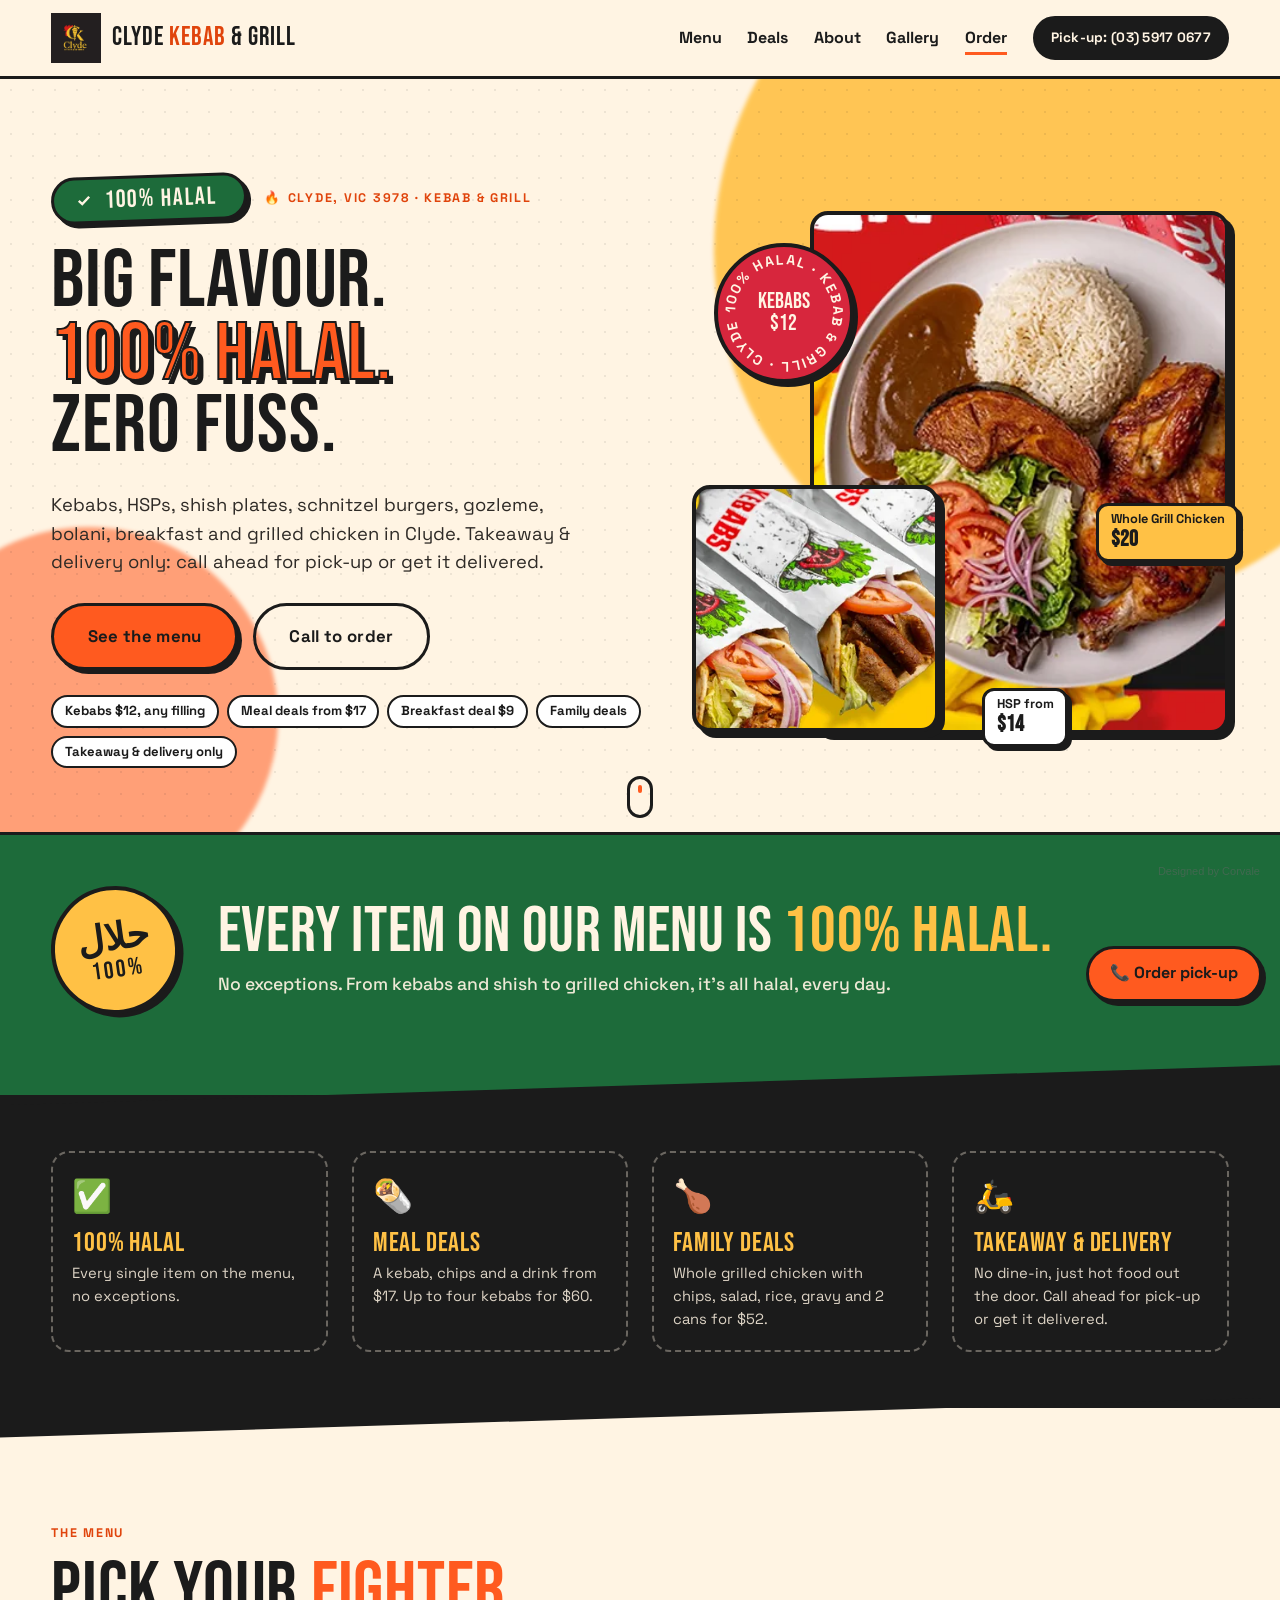
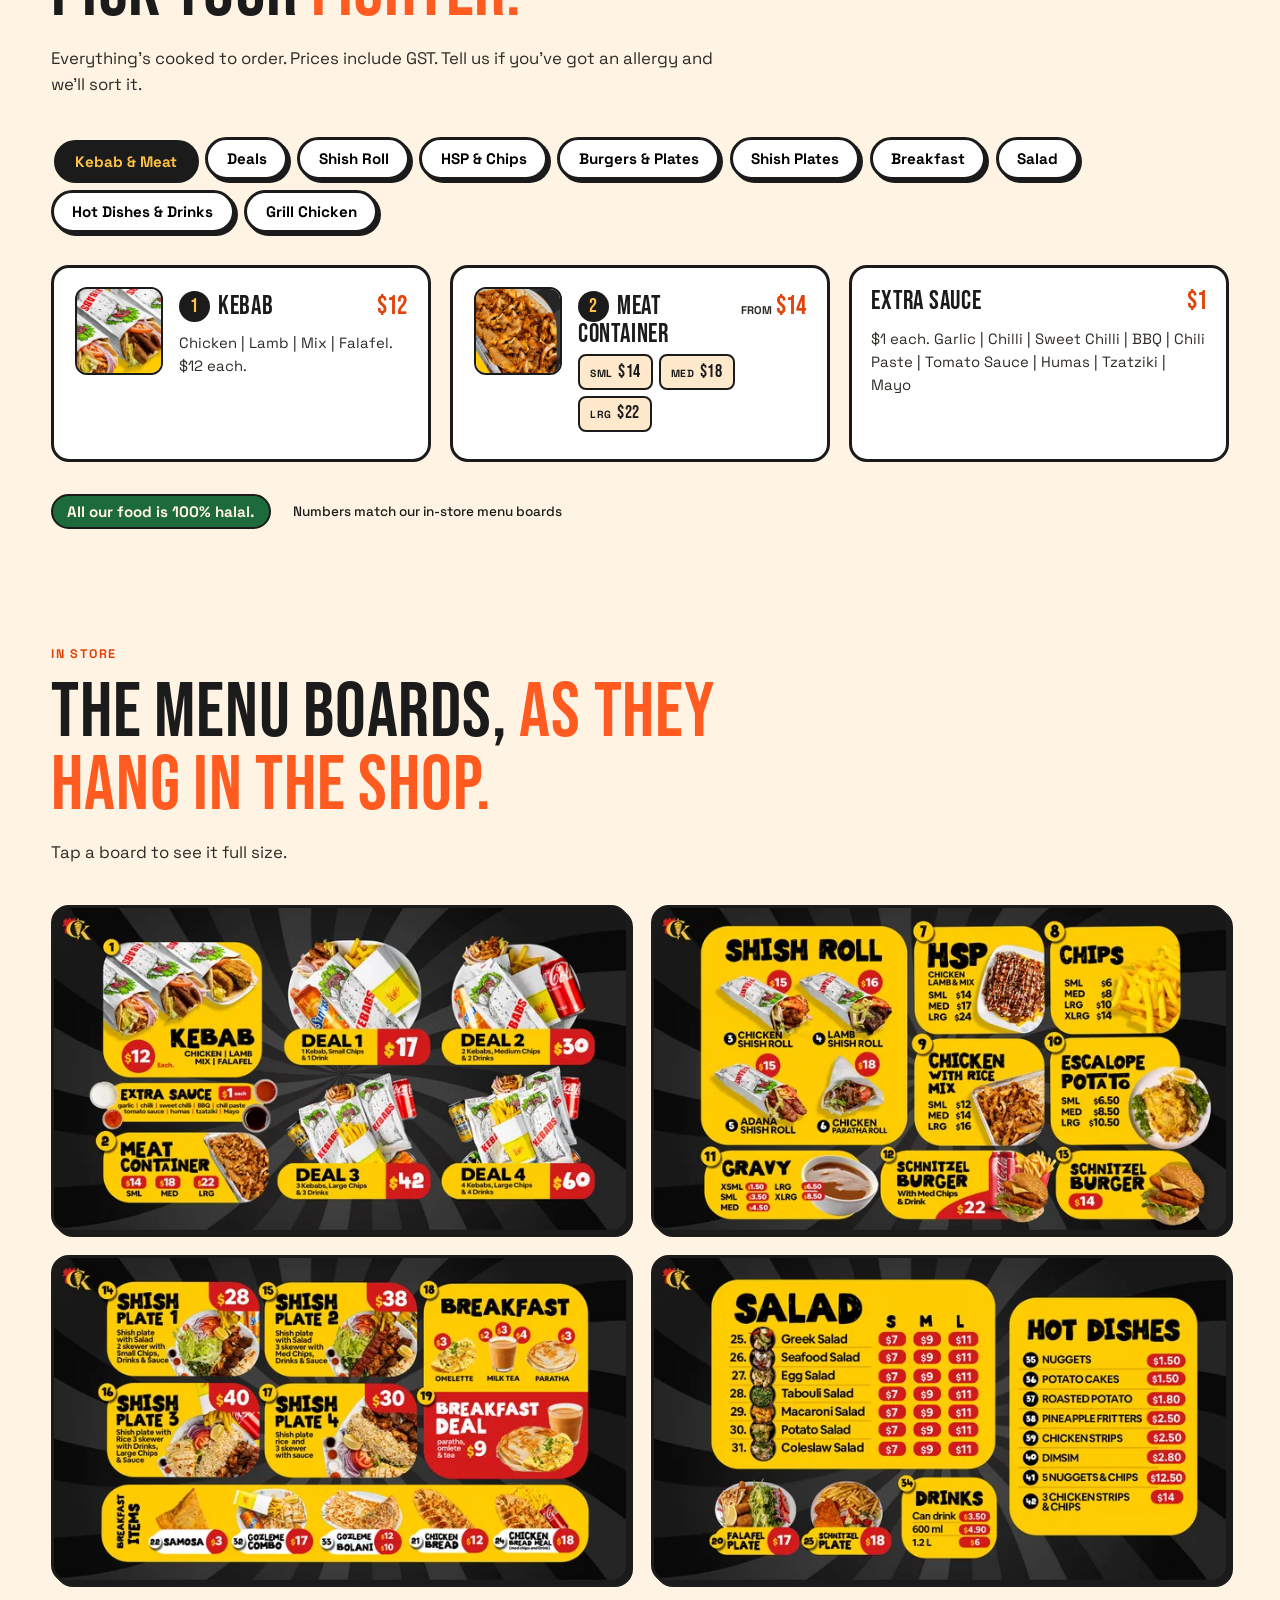
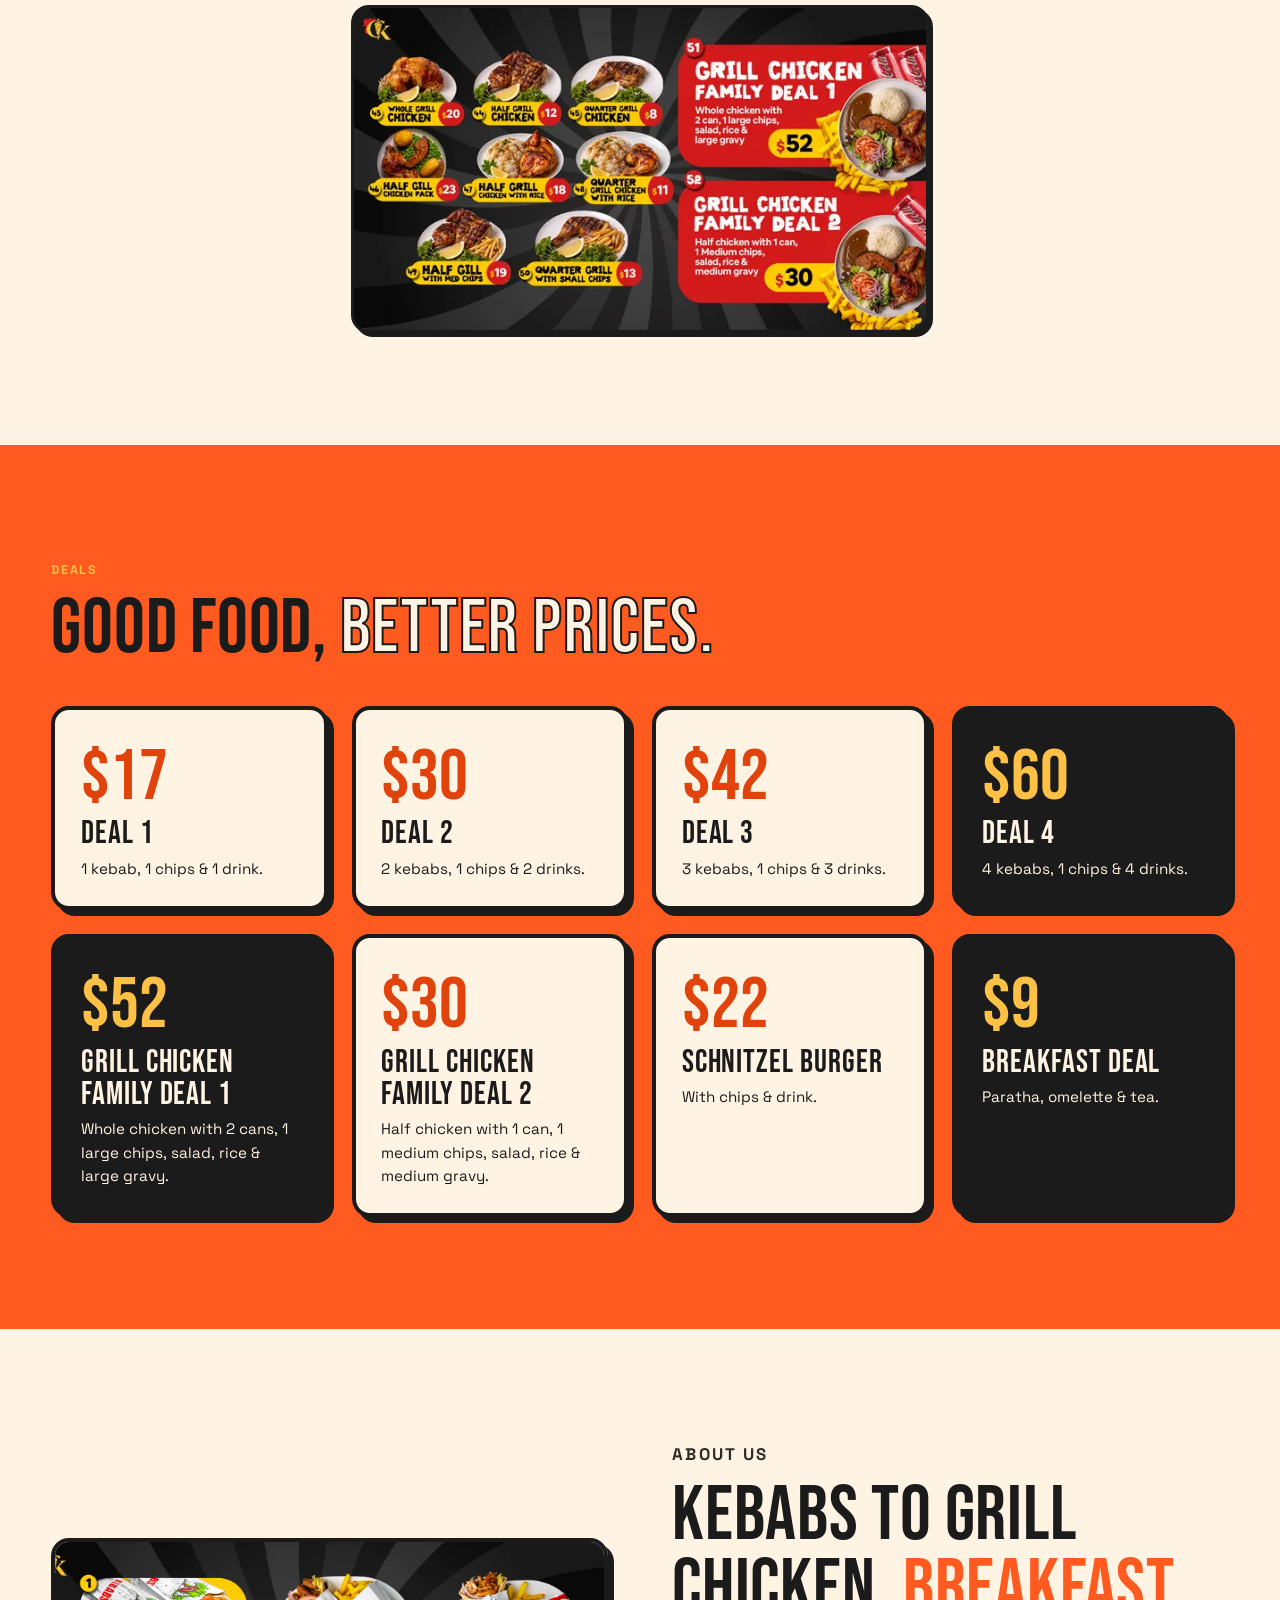
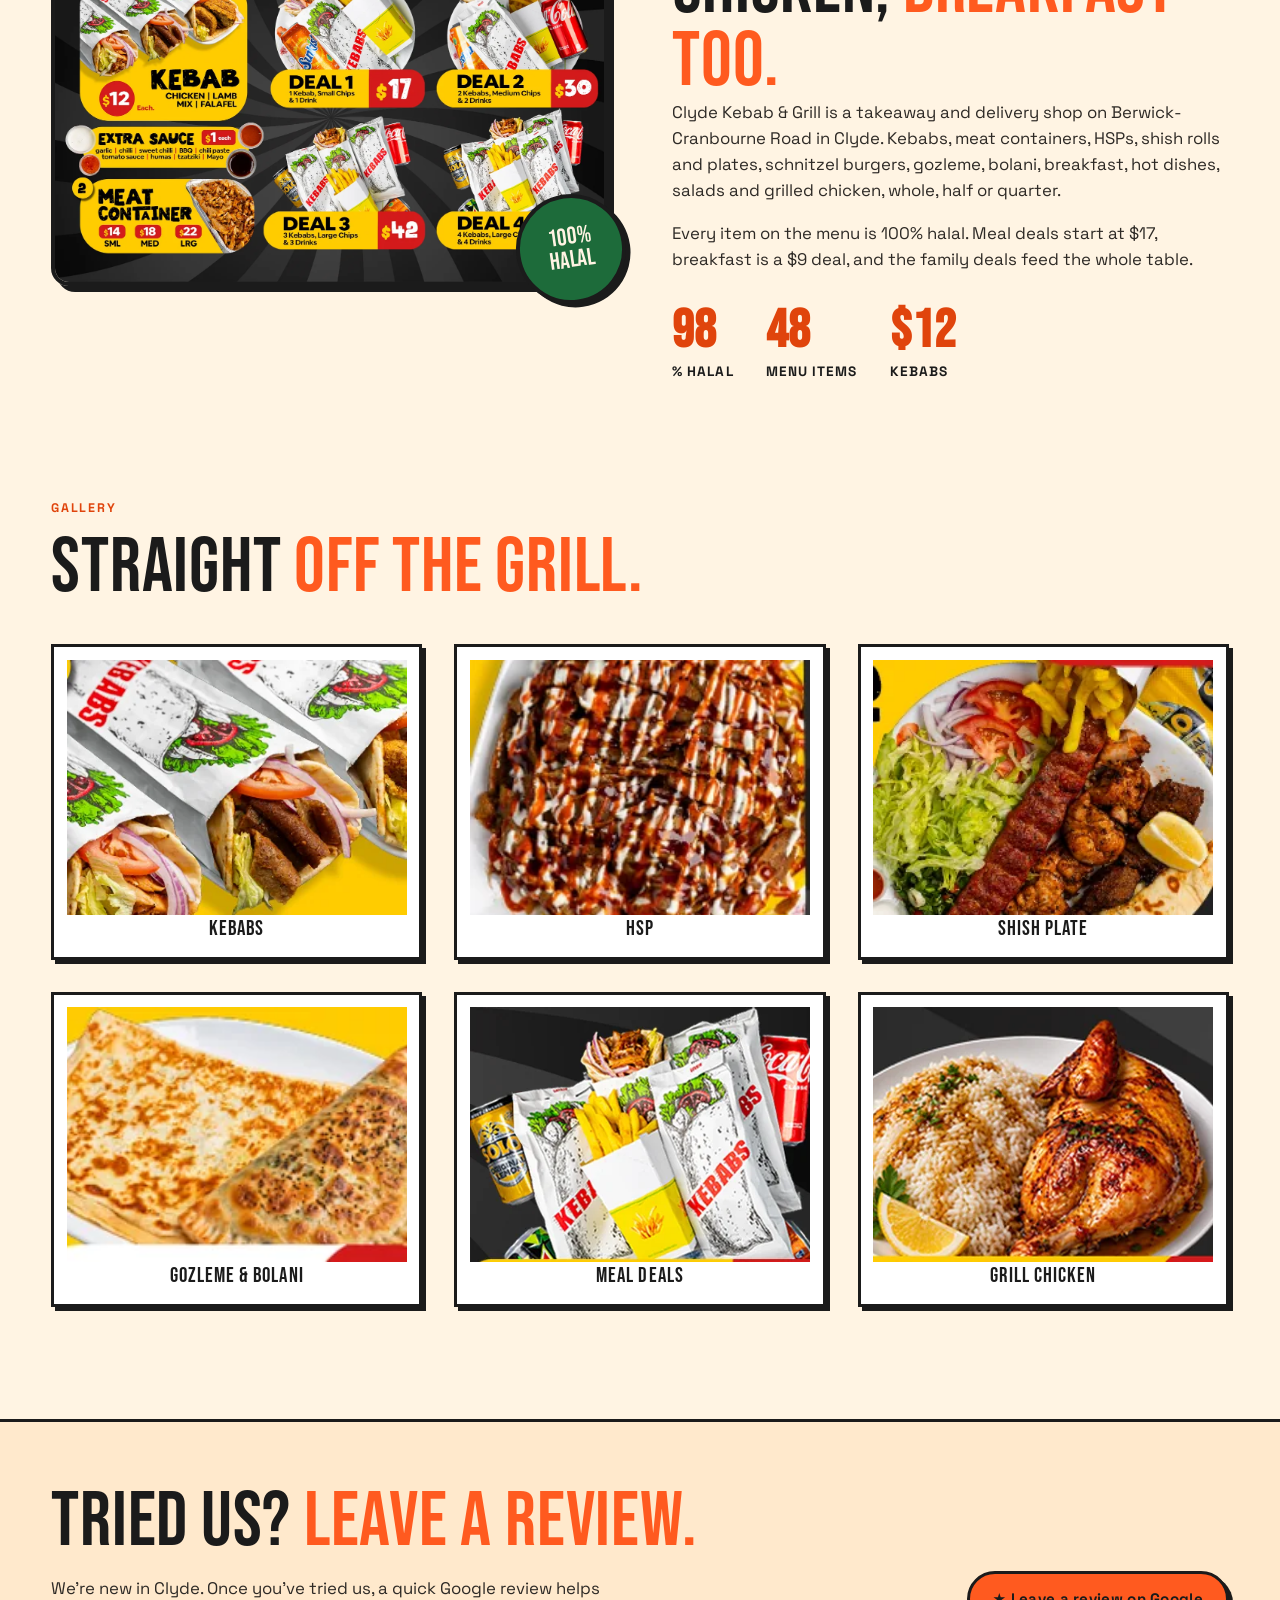
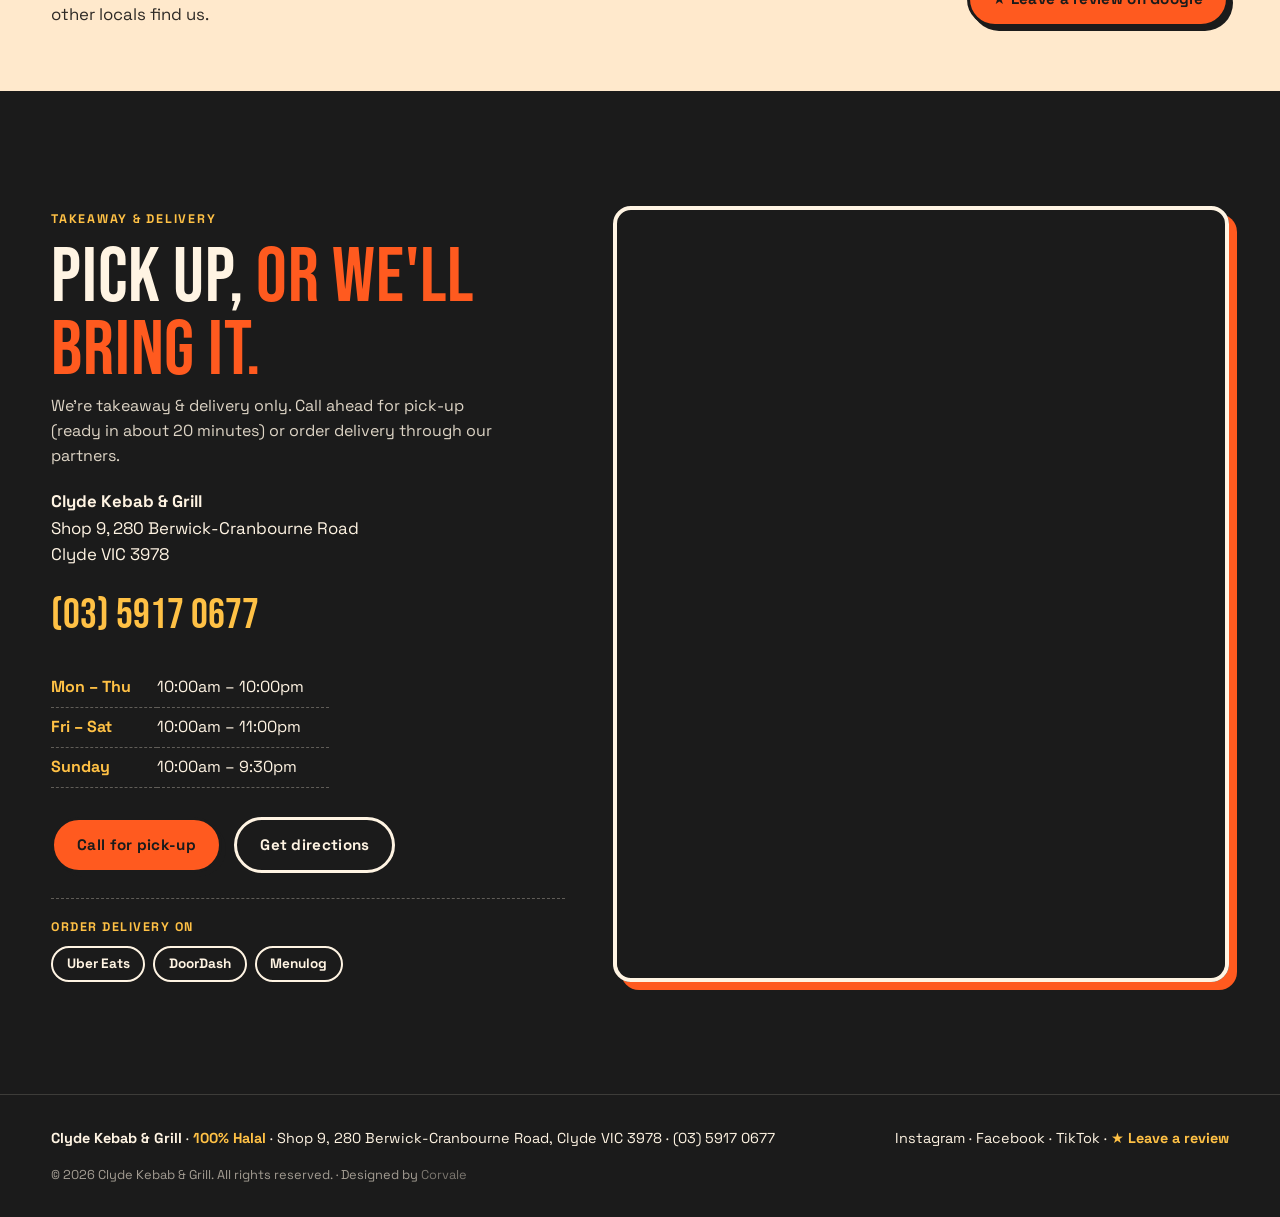
<file: 01-street-bold-final/index.html>
<!DOCTYPE html>
<html lang="en-AU">
<head>
  <meta charset="UTF-8" />
  <meta name="viewport" content="width=device-width, initial-scale=1.0" />
  <title>Clyde Kebab & Grill — 100% Halal Kebabs, HSPs & Grilled Chicken | Clyde, Melbourne</title>
  <meta name="description" content="100% halal kebabs from $12, HSPs, shish plates, schnitzel burgers, gozleme, bolani, breakfast and grilled chicken in Clyde, Melbourne. Meal deals from $17, breakfast deal $9. Takeaway &amp; delivery only." />
  <meta name="designer" content="Corvale" />
  <meta name="copyright" content="Designed and developed by Corvale. Unauthorized copying or reproduction is prohibited." />
  <meta property="og:title" content="Clyde Kebab & Grill" />
  <meta property="og:description" content="100% halal kebabs, HSPs, shish plates and grilled chicken in Clyde, Melbourne. Takeaway &amp; delivery." />
  <meta property="og:image" content="https://clydekebabandgrill.com.au/images/og-menu.jpg" />
  <link rel="icon" href="data:image/svg+xml,%3Csvg xmlns='http://www.w3.org/2000/svg' viewBox='0 0 64 64'%3E%3Ccircle cx='32' cy='32' r='30' fill='%23FF5A1F'/%3E%3Ctext x='32' y='42' font-size='30' text-anchor='middle' font-family='Arial Black' font-weight='900' fill='%231B1B1B'%3ECK%3C/text%3E%3C/svg%3E" />
  <link rel="preconnect" href="https://fonts.googleapis.com" />
  <link rel="preconnect" href="https://fonts.gstatic.com" crossorigin />
  <link href="https://fonts.googleapis.com/css2?family=Bebas+Neue&family=Space+Grotesk:wght@400;500;700&display=swap" rel="stylesheet" />
  <link rel="stylesheet" href="styles.css?v=20261118" />
  <script>
    /* Grand opening promo window (Melbourne time, AEDT = UTC+11). Everything marked data-promo hides itself
       after `end`. Preview a phase with ?promo=soon, ?promo=live or ?promo=over */
    window.PROMO = { start: "2026-11-22T11:00:00+11:00", end: "2026-11-23T00:00:00+11:00" };
    (function (p) {
      var f = (location.search.match(/[?&]promo=(soon|live|over)/) || [])[1];
      p.now = function () {
        return f === "soon" ? Date.parse(p.start) - 3e8 : f === "live" ? Date.parse(p.start) + 36e5 : f === "over" ? Date.parse(p.end) : Date.now();
      };
      if (p.now() >= Date.parse(p.end)) document.documentElement.classList.add("promo-over");
    })(window.PROMO);
  </script>
</head>
<body>

  <!-- ===== NAV ===== -->
  <header class="nav" id="nav">
    <!-- Grand opening banner: hides itself after Sunday 22 Nov 2026 (see window.PROMO in <head> and .soon-banner in styles.css) -->
    <button type="button" class="soon-banner" data-promo data-promo-open aria-label="Grand opening Sunday 22 November: 20% to 50% off, 11:00am till close while stocks last. Show details.">
      <span class="promo-strip" aria-hidden="true"><span class="promo-strip__group"><b>🎉 Grand opening</b><span>Sunday 22 Nov</span><span class="promo-strip__deal">20% to 50% OFF</span><span>11:00am till close · while stocks last</span><span class="promo-strip__count" data-promo-short>Starts soon</span></span><span class="promo-strip__group"><b>🎉 Grand opening</b><span>Sunday 22 Nov</span><span class="promo-strip__deal">20% to 50% OFF</span><span>11:00am till close · while stocks last</span><span class="promo-strip__count" data-promo-short>Starts soon</span></span><span class="promo-strip__group"><b>🎉 Grand opening</b><span>Sunday 22 Nov</span><span class="promo-strip__deal">20% to 50% OFF</span><span>11:00am till close · while stocks last</span><span class="promo-strip__count" data-promo-short>Starts soon</span></span><span class="promo-strip__group"><b>🎉 Grand opening</b><span>Sunday 22 Nov</span><span class="promo-strip__deal">20% to 50% OFF</span><span>11:00am till close · while stocks last</span><span class="promo-strip__count" data-promo-short>Starts soon</span></span></span>
    </button>
    <div class="nav__inner">
      <a href="#top" class="brand" aria-label="Clyde Kebab & Grill home">
        <img src="logo.png" alt="Clyde Kebab & Grill" class="brand__logo" style="height: 50px; width: auto;" />
        <span class="brand__text">Clyde <em>Kebab</em> & Grill</span>
      </a>
      <nav class="nav__links" id="navLinks">
        <a href="#menu">Menu</a>
        <a href="#deals">Deals</a>
        <a href="#story">About</a>
        <a href="#gallery">Gallery</a>
        <a href="#visit">Order</a>
        <a href="tel:+61359170677" class="btn btn--dark nav__cta">Pick-up: (03) 5917 0677</a>
      </nav>
      <button class="burger" id="burger" aria-label="Open menu" aria-expanded="false">
        <span></span><span></span><span></span>
      </button>
    </div>
  </header>

  <main id="top">

    <!-- ===== HERO ===== -->
    <section class="hero">
      <div class="hero__bg" aria-hidden="true">
        <span class="blob blob--1"></span>
        <span class="blob blob--2"></span>
        <span class="dots"></span>
      </div>

      <div class="hero__inner">
        <div class="hero__copy">
          <div class="hero__badges">
            <span class="halal-badge"><svg viewBox="0 0 24 24" width="18" height="18" fill="none" stroke="currentColor" stroke-width="3.2" aria-hidden="true"><path d="m5 12.5 4.5 4.5L19 7.5"/></svg>100% Halal</span>
            <p class="eyebrow"><span class="flame">🔥</span> Clyde, VIC 3978 · Kebab &amp; Grill</p>
          </div>
          <h1 class="hero__title">
            <span class="line">Big flavour.</span>
            <span class="line line--accent">100% Halal.</span>
            <span class="line">Zero fuss.</span>
          </h1>
          <p class="hero__lead">
            Kebabs, HSPs, shish plates, schnitzel burgers, gozleme, bolani, breakfast and grilled chicken in Clyde.
            Takeaway &amp; delivery only: call ahead for pick-up or get it delivered.
          </p>
          <!-- Grand opening offer: hides itself after Sunday 22 Nov 2026 (see window.PROMO in <head>) -->
          <button type="button" class="opening-deal" data-promo data-promo-open><b>20–50% OFF</b><span>Grand opening · Sun 22 Nov, 11am till close</span></button>
          <div class="hero__actions">
            <a href="#menu" class="btn btn--primary btn--lg">See the menu</a>
            <a href="tel:+61359170677" class="btn btn--outline btn--lg">Call to order</a>
          </div>
          <ul class="hero__pills">
            <li>Kebabs $12, any filling</li>
            <li>Meal deals from $17</li>
            <li>Breakfast deal $9</li>
            <li>Family deals</li>
            <li>Takeaway &amp; delivery only</li>
          </ul>
        </div>

        <div class="hero__visual">
          <figure class="hero__photo hero__photo--main">
            <img src="images/photos/hero-grill-chicken.webp" alt="Grill chicken with potatoes, peas and gravy" width="345" height="431" loading="eager" />
          </figure>
          <figure class="hero__photo hero__photo--small">
            <img src="images/photos/hero-kebabs.webp" alt="Chicken, lamb and falafel kebabs" width="290" height="290" loading="eager" />
          </figure>
          <div class="sticker sticker--spin" aria-hidden="true">
            <svg viewBox="0 0 100 100">
              <defs><path id="circ" d="M50,50 m-37,0 a37,37 0 1,1 74,0 a37,37 0 1,1 -74,0" /></defs>
              <text><textPath href="#circ">100% HALAL · KEBAB &amp; GRILL · CLYDE · </textPath></text>
            </svg>
            <span class="sticker__center">Kebabs<br>$12</span>
          </div>
          <div class="tag tag--a">Whole Grill Chicken<br><b>$20</b></div>
          <div class="tag tag--b">HSP from<br><b>$14</b></div>
        </div>
      </div>

      <a href="#menu" class="scroll-hint" aria-label="Scroll to menu">
        <span></span>
      </a>
    </section>

    <!-- ===== HALAL ===== -->
    <section class="halal" aria-label="All our food is halal">
      <div class="halal__inner">
        <span class="halal__stamp" aria-hidden="true"><span lang="ar">حلال</span><small>100%</small></span>
        <div>
          <h2 class="halal__title">Every item on our menu is <span>100% Halal.</span></h2>
          <p>No exceptions. From kebabs and shish to grilled chicken, it's all halal, every day.</p>
        </div>
      </div>
    </section>

    <!-- ===== TICKER BADGES ===== -->
    <section class="badges" aria-label="Highlights">
      <div class="badges__row">
        <div class="badge reveal"><span class="badge__ico">✅</span><h3>100% Halal</h3><p>Every single item on the menu, no exceptions.</p></div>
        <div class="badge reveal"><span class="badge__ico">🌯</span><h3>Meal deals</h3><p>A kebab, chips and a drink from $17. Up to four kebabs for $60.</p></div>
        <div class="badge reveal"><span class="badge__ico">🍗</span><h3>Family deals</h3><p>Whole grilled chicken with chips, salad, rice, gravy and 2 cans for $52.</p></div>
        <div class="badge reveal"><span class="badge__ico">🛵</span><h3>Takeaway &amp; delivery</h3><p>No dine-in, just hot food out the door. Call ahead for pick-up or get it delivered.</p></div>
      </div>
    </section>

    <!-- ===== MENU ===== -->
    <section class="menu" id="menu">
      <div class="container">
        <div class="section-head">
          <p class="eyebrow">The menu</p>
          <h2 class="h2">Pick your <em>fighter.</em></h2>
          <p class="section-head__lead">Everything's cooked to order. Prices include GST. Tell us if you've got an allergy and we'll sort it.</p>
        </div>

        <div class="tabs" role="tablist" id="menuTabs"></div>

        <div class="menu__panels" id="menuPanels"></div>

        <div class="menu__legend">
          <strong class="menu__halal">All our food is 100% halal.</strong>
          <span>Numbers match our in-store menu boards</span>
        </div>
      </div>
    </section>

    <!-- ===== MENU BOARDS ===== -->
    <section class="boards" id="boards">
      <div class="container">
        <div class="section-head">
          <p class="eyebrow">In store</p>
          <h2 class="h2">The menu boards, <em>as they hang in the shop.</em></h2>
          <p class="section-head__lead">Tap a board to see it full size.</p>
        </div>
        <div class="boards__grid">
          <button type="button" class="board" data-full="images/boards/board-1.webp"><img src="images/boards/board-1-sm.webp" alt="Menu board: kebabs $12, extra sauce $1, meat container, and meal deals 1 to 4 from $17" width="640" height="359" loading="lazy" /></button>
          <button type="button" class="board" data-full="images/boards/board-2.webp"><img src="images/boards/board-2-sm.webp" alt="Menu board: shish rolls, HSP, chips, chicken with rice mix, escalope potato, gravy and schnitzel burgers" width="640" height="361" loading="lazy" /></button>
          <button type="button" class="board" data-full="images/boards/board-3.webp"><img src="images/boards/board-3-sm.webp" alt="Menu board: shish plates 1 to 4, breakfast, breakfast deal, falafel plate, chicken bread, samosa and schnitzel plate" width="640" height="360" loading="lazy" /></button>
          <button type="button" class="board" data-full="images/boards/board-4.webp"><img src="images/boards/board-4-sm.webp" alt="Menu board: salads, gozleme combo, gozleme, bolani, drinks and hot dishes" width="640" height="357" loading="lazy" /></button>
          <button type="button" class="board" data-full="images/boards/board-5.webp"><img src="images/boards/board-5-sm.webp" alt="Menu board: grilled chicken and grill chicken family deals 1 and 2" width="640" height="359" loading="lazy" /></button>
        </div>
      </div>
    </section>

    <!-- ===== DEALS ===== -->
    <section class="deals" id="deals">
      <div class="container">
        <div class="section-head section-head--light">
          <p class="eyebrow eyebrow--light">Deals</p>
          <h2 class="h2">Good food, <em>better prices.</em></h2>
        </div>
        <div class="deals__grid">
          <article class="deal reveal">
            <span class="deal__price">$17</span>
            <h3>Deal 1</h3>
            <p>1 kebab, 1 chips &amp; 1 drink.</p>
          </article>
          <article class="deal reveal">
            <span class="deal__price">$30</span>
            <h3>Deal 2</h3>
            <p>2 kebabs, 1 chips &amp; 2 drinks.</p>
          </article>
          <article class="deal reveal">
            <span class="deal__price">$42</span>
            <h3>Deal 3</h3>
            <p>3 kebabs, 1 chips &amp; 3 drinks.</p>
          </article>
          <article class="deal deal--hot reveal">
            <span class="deal__price">$60</span>
            <h3>Deal 4</h3>
            <p>4 kebabs, 1 chips &amp; 4 drinks.</p>
          </article>
          <article class="deal deal--hot reveal">
            <span class="deal__price">$52</span>
            <h3>Grill Chicken Family Deal 1</h3>
            <p>Whole chicken with 2 cans, 1 large chips, salad, rice &amp; large gravy.</p>
          </article>
          <article class="deal reveal">
            <span class="deal__price">$30</span>
            <h3>Grill Chicken Family Deal 2</h3>
            <p>Half chicken with 1 can, 1 medium chips, salad, rice &amp; medium gravy.</p>
          </article>
          <article class="deal reveal">
            <span class="deal__price">$22</span>
            <h3>Schnitzel Burger</h3>
            <p>With chips &amp; drink.</p>
          </article>
          <article class="deal deal--hot reveal">
            <span class="deal__price">$9</span>
            <h3>Breakfast Deal</h3>
            <p>Paratha, omelette &amp; tea.</p>
          </article>
        </div>
      </div>
    </section>

    <!-- ===== STORY ===== -->
    <section class="story" id="story">
      <div class="container story__grid">
        <div class="story__img reveal">
          <img src="images/boards/board-1.webp" alt="Clyde Kebab &amp; Grill menu board: kebabs, extra sauce, meat container and meal deals" width="1600" height="896" loading="lazy" />
          <div class="story__stamp">100%<br>Halal</div>
        </div>
        <div class="story__copy">
          <p class="eyebrow">About us</p>
          <h2 class="h2">Kebabs to grill chicken, <em>breakfast too.</em></h2>
          <p>
            Clyde Kebab &amp; Grill is a takeaway and delivery shop on Berwick-Cranbourne Road in Clyde.
            Kebabs, meat containers, HSPs, shish rolls and plates, schnitzel burgers, gozleme, bolani,
            breakfast, hot dishes, salads and grilled chicken, whole, half or quarter.
          </p>
          <p>
            Every item on the menu is 100% halal. Meal deals start at $17, breakfast is a $9 deal, and the family deals feed the whole table.
          </p>
          <div class="stats">
            <div class="stat"><b data-count="100">0</b><span>% halal</span></div>
            <div class="stat"><b data-count="49">0</b><span>menu items</span></div>
            <div class="stat"><b>$<em data-count="12">0</em></b><span>kebabs</span></div>
          </div>
        </div>
      </div>
    </section>

    <!-- ===== GALLERY ===== -->
    <section class="gallery" id="gallery">
      <div class="container">
        <div class="section-head">
          <p class="eyebrow">Gallery</p>
          <h2 class="h2">Straight <em>off the grill.</em></h2>
        </div>
        <div class="polaroids">
          <figure class="polaroid reveal"><img src="images/photos/kebabs.webp" alt="Chicken, lamb and falafel kebabs" width="375" height="281" loading="lazy" /><figcaption>Kebabs</figcaption></figure>
          <figure class="polaroid reveal"><img src="images/photos/hsp.webp" alt="HSP with meat, chips and sauces" width="218" height="287" loading="lazy" /><figcaption>HSP</figcaption></figure>
          <figure class="polaroid reveal"><img src="images/photos/shish-plate.webp" alt="Shish plate with skewers, salad and chips" width="260" height="195" loading="lazy" /><figcaption>Shish plate</figcaption></figure>
          <figure class="polaroid reveal"><img src="images/photos/gozleme-bolani.webp" alt="Gozleme and bolani on a plate" width="294" height="155" loading="lazy" /><figcaption>Gozleme &amp; bolani</figcaption></figure>
          <figure class="polaroid reveal"><img src="images/photos/meal-deals.webp" alt="Deal 4: kebabs, chips and drinks" width="420" height="315" loading="lazy" /><figcaption>Meal deals</figcaption></figure>
          <figure class="polaroid reveal"><img src="images/photos/grill-chicken.webp" alt="Half grill chicken with rice" width="369" height="277" loading="lazy" /><figcaption>Grill chicken</figcaption></figure>
        </div>
      </div>
    </section>

    <!-- ===== REVIEWS ===== -->
    <section class="reviews" id="reviews">
      <div class="container">
        <div class="reviews__head">
          <div>
            <h2 class="h2">Tried us? <em>Leave a review.</em></h2>
            <p class="reviews__note" data-promo>We're opening soon in Clyde. Once you've tried us, a quick Google review helps other locals find us.</p>
            <p class="reviews__note" data-promo-after>We're new in Clyde. Once you've tried us, a quick Google review helps other locals find us.</p>
          </div>
          <a href="https://g.page/r/CdCi4b4Dxyt3ECA/review" class="btn btn--primary" target="_blank" rel="noopener">★ Leave a review on Google</a>
        </div>
      </div>
    </section>

    <!-- ===== VISIT ===== -->
    <section class="visit" id="visit">
      <div class="container visit__grid">
        <div class="visit__info">
          <p class="eyebrow eyebrow--light">Takeaway &amp; delivery</p>
          <h2 class="h2">Pick up, <em>or we'll bring it.</em></h2>
          <p class="visit__note">We're takeaway &amp; delivery only. Call ahead for pick-up (ready in about 20 minutes) or order delivery through our partners.</p>
          <address>
            <strong>Clyde Kebab & Grill</strong><br>
            Shop 9, 280 Berwick-Cranbourne Road<br>
            Clyde VIC 3978
          </address>
          <a href="tel:+61359170677" class="visit__phone">(03) 5917 0677</a>

          <table class="hours">
            <tr><td>Mon – Thu</td><td>10:00am – 10:00pm</td></tr>
            <tr><td>Fri – Sat</td><td>10:00am – 11:00pm</td></tr>
            <tr><td>Sunday</td><td>10:00am – 9:30pm</td></tr>
          </table>

          <div class="visit__actions">
            <a class="btn btn--primary" href="tel:+61359170677">Call for pick-up</a>
            <a class="btn btn--outline btn--outline-light" href="https://www.google.com/maps/search/?api=1&query=Shop+9,+280+Berwick-Cranbourne+Rd,+Clyde+VIC+3978" target="_blank" rel="noopener">Get directions</a>
          </div>
          <div class="delivery">
            <span class="delivery__label">Order delivery on</span>
            <a href="#" class="delivery__btn" rel="noopener">Uber Eats</a>
            <a href="#" class="delivery__btn" rel="noopener">DoorDash</a>
            <a href="#" class="delivery__btn" rel="noopener">Menulog</a>
          </div>
        </div>
        <div class="visit__side">
          <div class="visit__map">
            <iframe
              title="Map of Clyde Kebab & Grill"
              src="https://www.google.com/maps?q=280+Berwick-Cranbourne+Rd,+Clyde+VIC+3978&z=16&output=embed"
              loading="lazy" referrerpolicy="no-referrer-when-downgrade" allowfullscreen></iframe>
          </div>
        </div>
      </div>
    </section>
  </main>

  <footer class="footer">
    <div class="container footer__inner">
      <p><strong>Clyde Kebab & Grill</strong> · <strong class="footer__halal">100% Halal</strong> · Shop 9, 280 Berwick-Cranbourne Road, Clyde VIC 3978 · <a href="tel:+61359170677">(03) 5917 0677</a></p>
      <p class="footer__social">
        <a href="https://www.instagram.com/clydekebabngrill/" target="_blank" rel="noopener">Instagram</a> · <a href="https://www.facebook.com/profile.php?id=61594900272631" target="_blank" rel="noopener">Facebook</a> · <a href="https://www.tiktok.com/@clydekebabngrill" target="_blank" rel="noopener">TikTok</a> · <a href="https://g.page/r/CdCi4b4Dxyt3ECA/review" target="_blank" rel="noopener" class="footer__review">★ Leave a review</a>
      </p>
      <p class="footer__fine">© <span id="year"></span> Clyde Kebab & Grill. All rights reserved. · Designed by <a href="https://corvale.com.au" target="_blank" rel="noopener" style="opacity: 0.7;">Corvale</a></p>
      <!-- Website design and development by Corvale. Unauthorized reproduction prohibited. -->
      <div data-designer="corvale-2026" style="display:none;">Protected content - Designed by Corvale</div>
    </div>
  </footer>

  <dialog class="lightbox" id="lightbox" aria-label="Menu board">
    <button type="button" class="lightbox__close" aria-label="Close">×</button>
    <img id="lightboxImg" alt="" />
  </dialog>

  <!-- Grand opening pop-up + floating badge: both hide themselves after Sunday 22 Nov 2026 -->
  <dialog class="promo-pop" id="promoPop" aria-labelledby="promoTitle" data-promo>
    <div class="promo-pop__card">
      <span class="promo-pop__rays" aria-hidden="true"></span>
      <span class="promo-pop__confetti" aria-hidden="true"><i></i><i></i><i></i><i></i><i></i><i></i><i></i><i></i><i></i><i></i><i></i><i></i><i></i><i></i><i></i><i></i></span>
      <button type="button" class="promo-pop__close" aria-label="Close">×</button>
      <p class="promo-pop__eyebrow">🎉 Grand opening</p>
      <h2 class="promo-pop__title" id="promoTitle"><span class="promo-pop__pct">20% <small>to</small> 50%</span><span class="promo-pop__off">OFF</span></h2>
      <p class="promo-pop__date">Sunday 22 November</p>
      <p class="promo-pop__when">11:00am till close · while stocks last<br><b>One day only!</b></p>
      <div class="promo-pop__clock" data-promo-clock aria-live="off"></div>
      <div class="promo-pop__actions">
        <a href="#menu" class="btn btn--primary" data-promo-close>See the menu</a>
        <a href="tel:+61359170677" class="btn btn--dark">Call (03) 5917 0677</a>
      </div>
    </div>
  </dialog>

  <button type="button" class="promo-badge" data-promo data-promo-open aria-label="Grand opening offer: 20% to 50% off on Sunday 22 November. Show details.">
    <svg viewBox="0 0 100 100" aria-hidden="true">
      <defs><path id="promoCirc" d="M50,50 m-38,0 a38,38 0 1,1 76,0 a38,38 0 1,1 -76,0" /></defs>
      <text><textPath href="#promoCirc">GRAND OPENING · SUNDAY 22 NOV · </textPath></text>
    </svg>
    <span class="promo-badge__center" aria-hidden="true"><small>Save</small>20–50%<small>off</small></span>
    <span class="promo-badge__flag" aria-hidden="true" data-promo-flag>Sun 22 Nov</span>
  </button>

  <a href="tel:+61359170677" class="fab" aria-label="Call to order">📞 Order pick-up</a>

  <!-- Protected Design Asset: Designed by Corvale -->
  <!-- Unauthorized copying, modification, or reproduction is strictly prohibited -->
  <a href="https://corvale.com.au" target="_blank" rel="noopener" class="corvale-mark" style="position: fixed; bottom: 20px; right: 20px; font-size: 11px; opacity: 0.5; font-family: Arial, sans-serif; color: #666; text-decoration: none;">Designed by Corvale</a>
  <script>
    // Designer attribution - Corvale 2026
    window.__DESIGNER__ = 'Corvale';
    window.__PROTECTED__ = true;
    console.log('%cDesigned by Corvale - Unauthorized copying prohibited', 'font-weight: bold; color: #FF5A1F;');
  </script>
  <script src="menu-data.js?v=20261118"></script>
  <script src="script.js?v=20261118"></script>
</body>
</html>
</file>
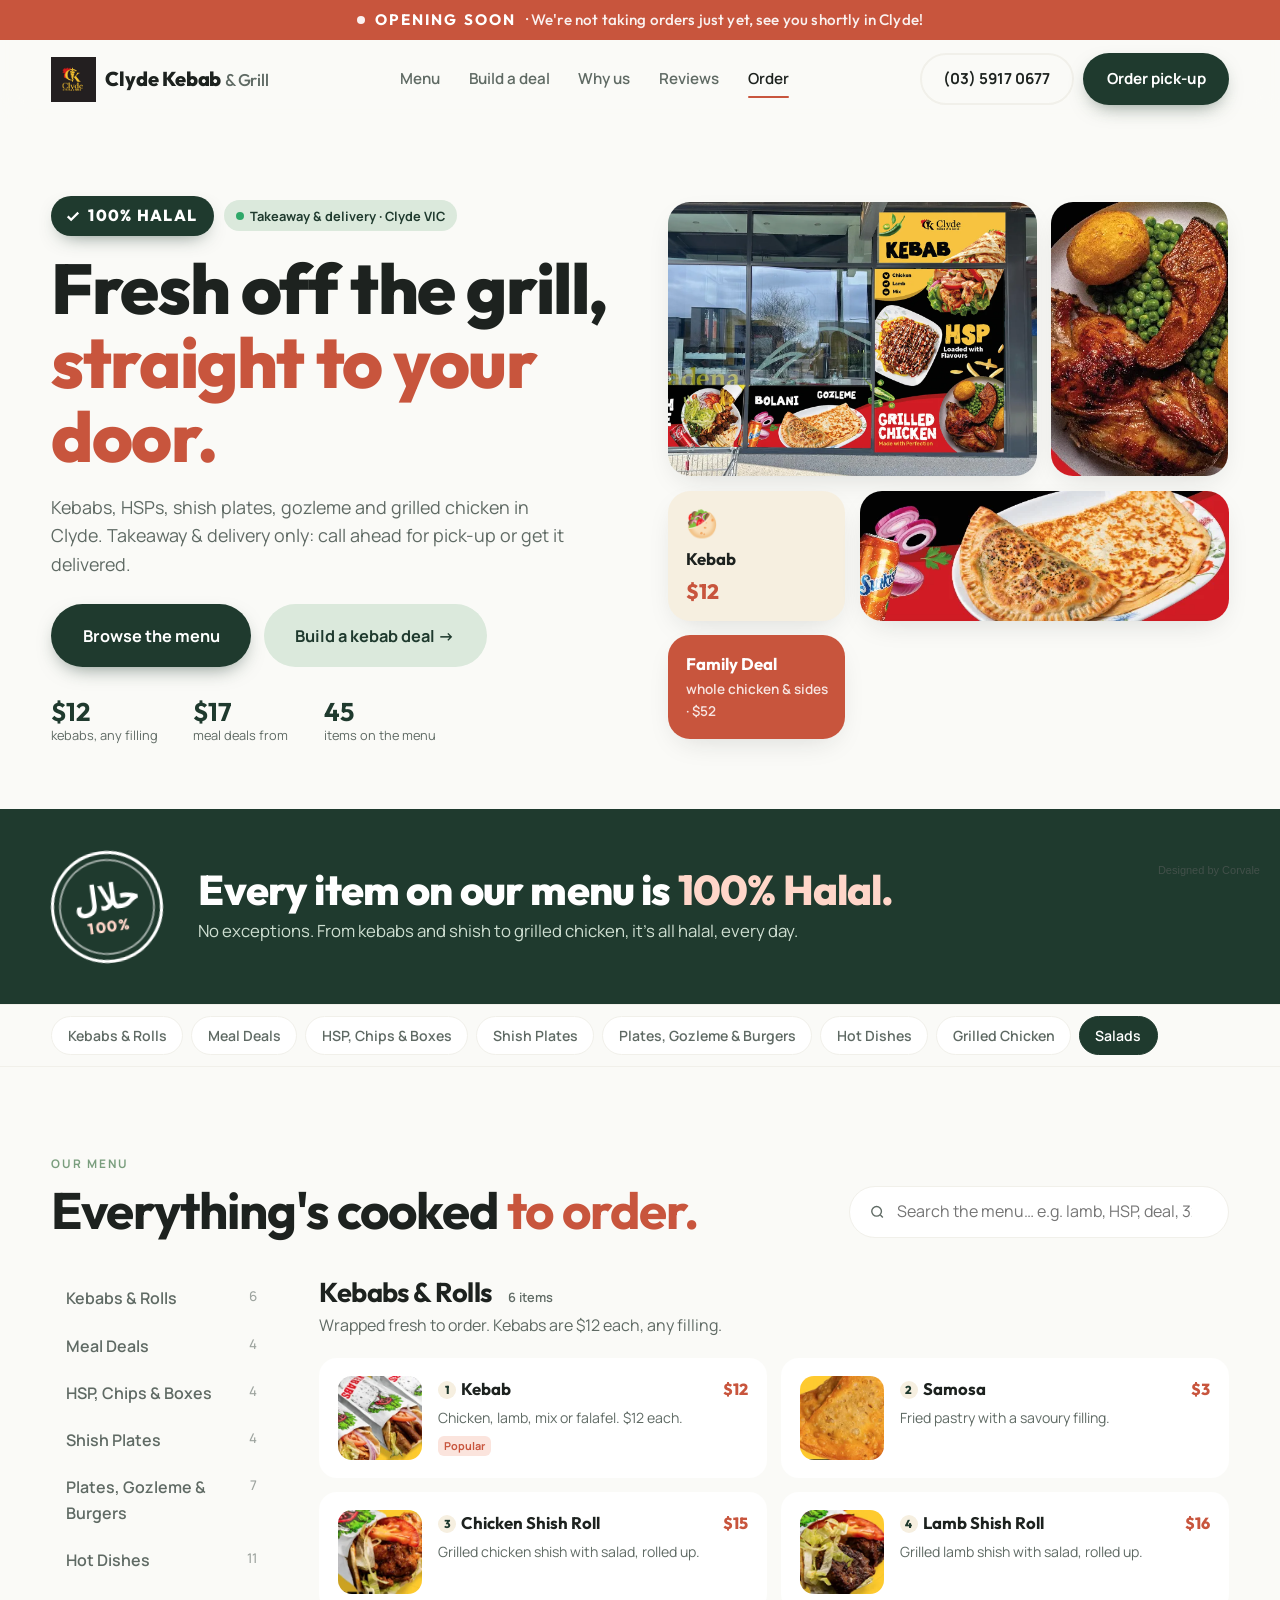
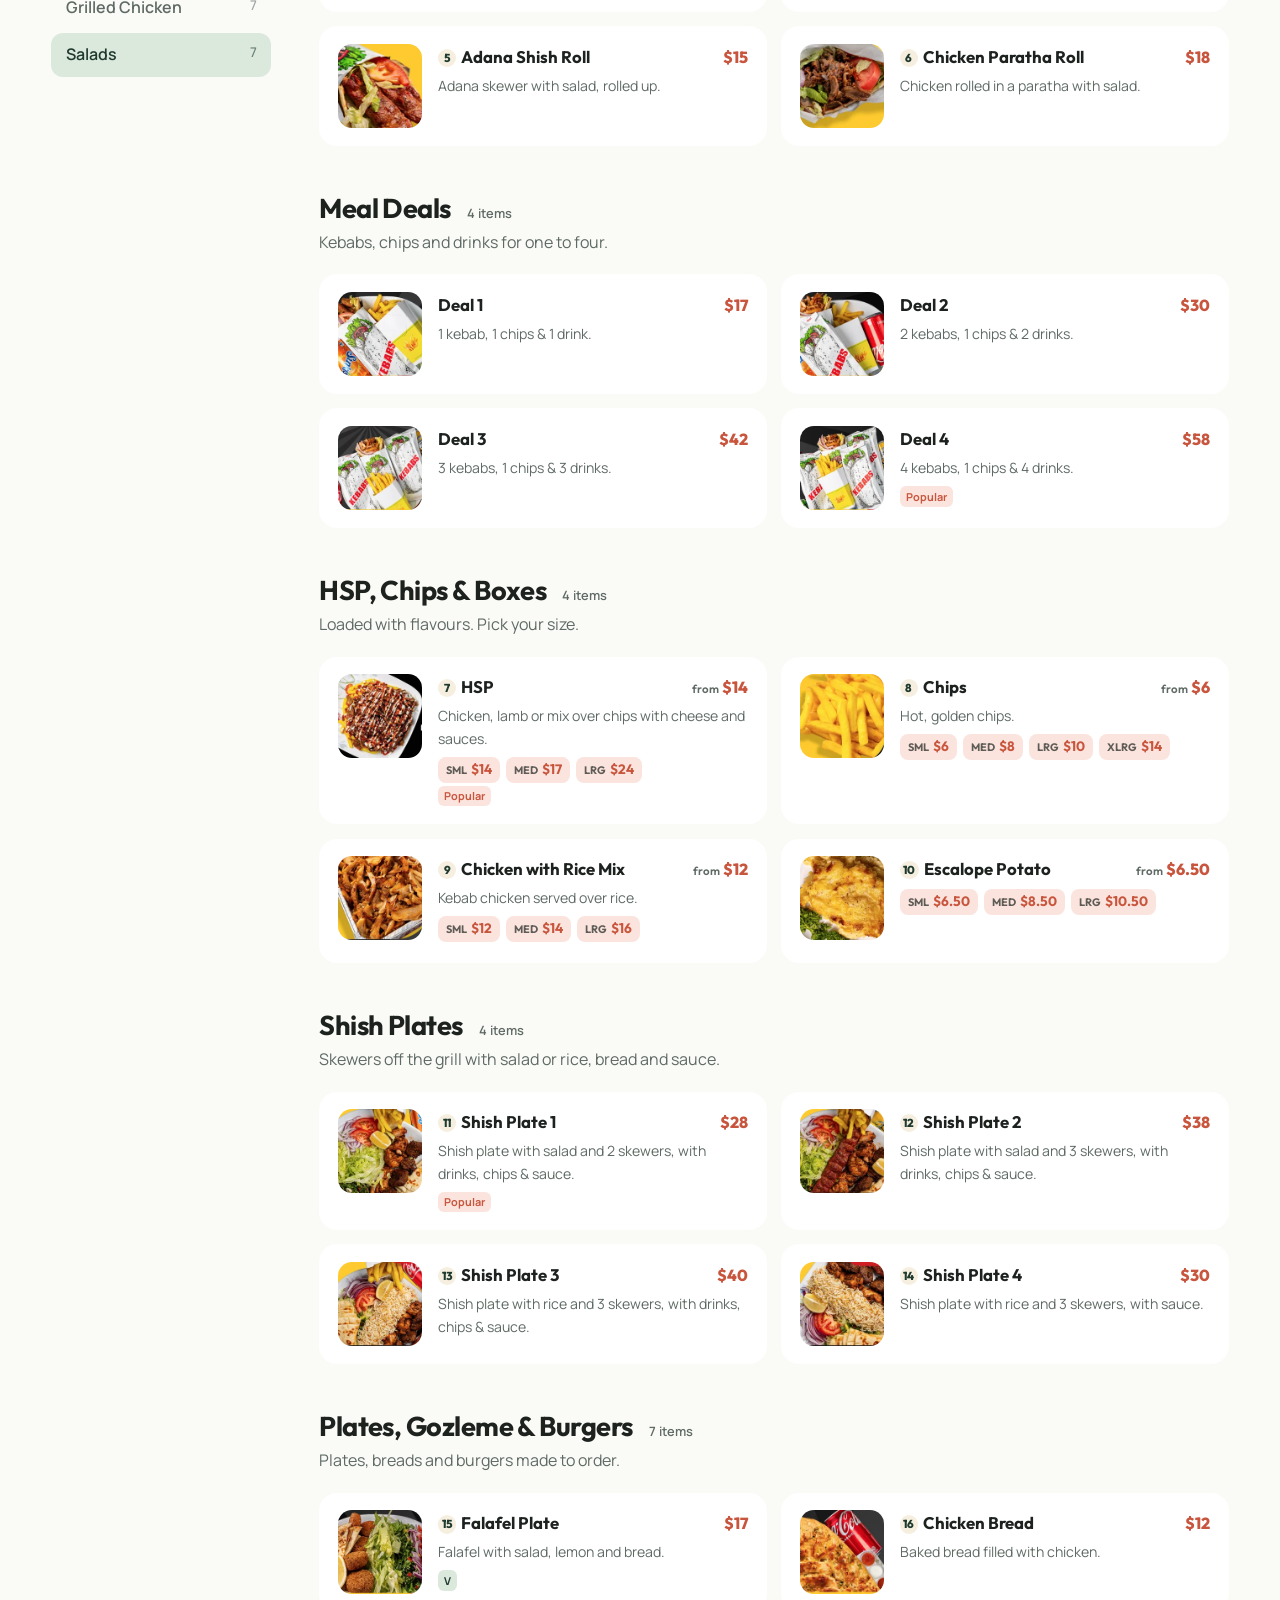
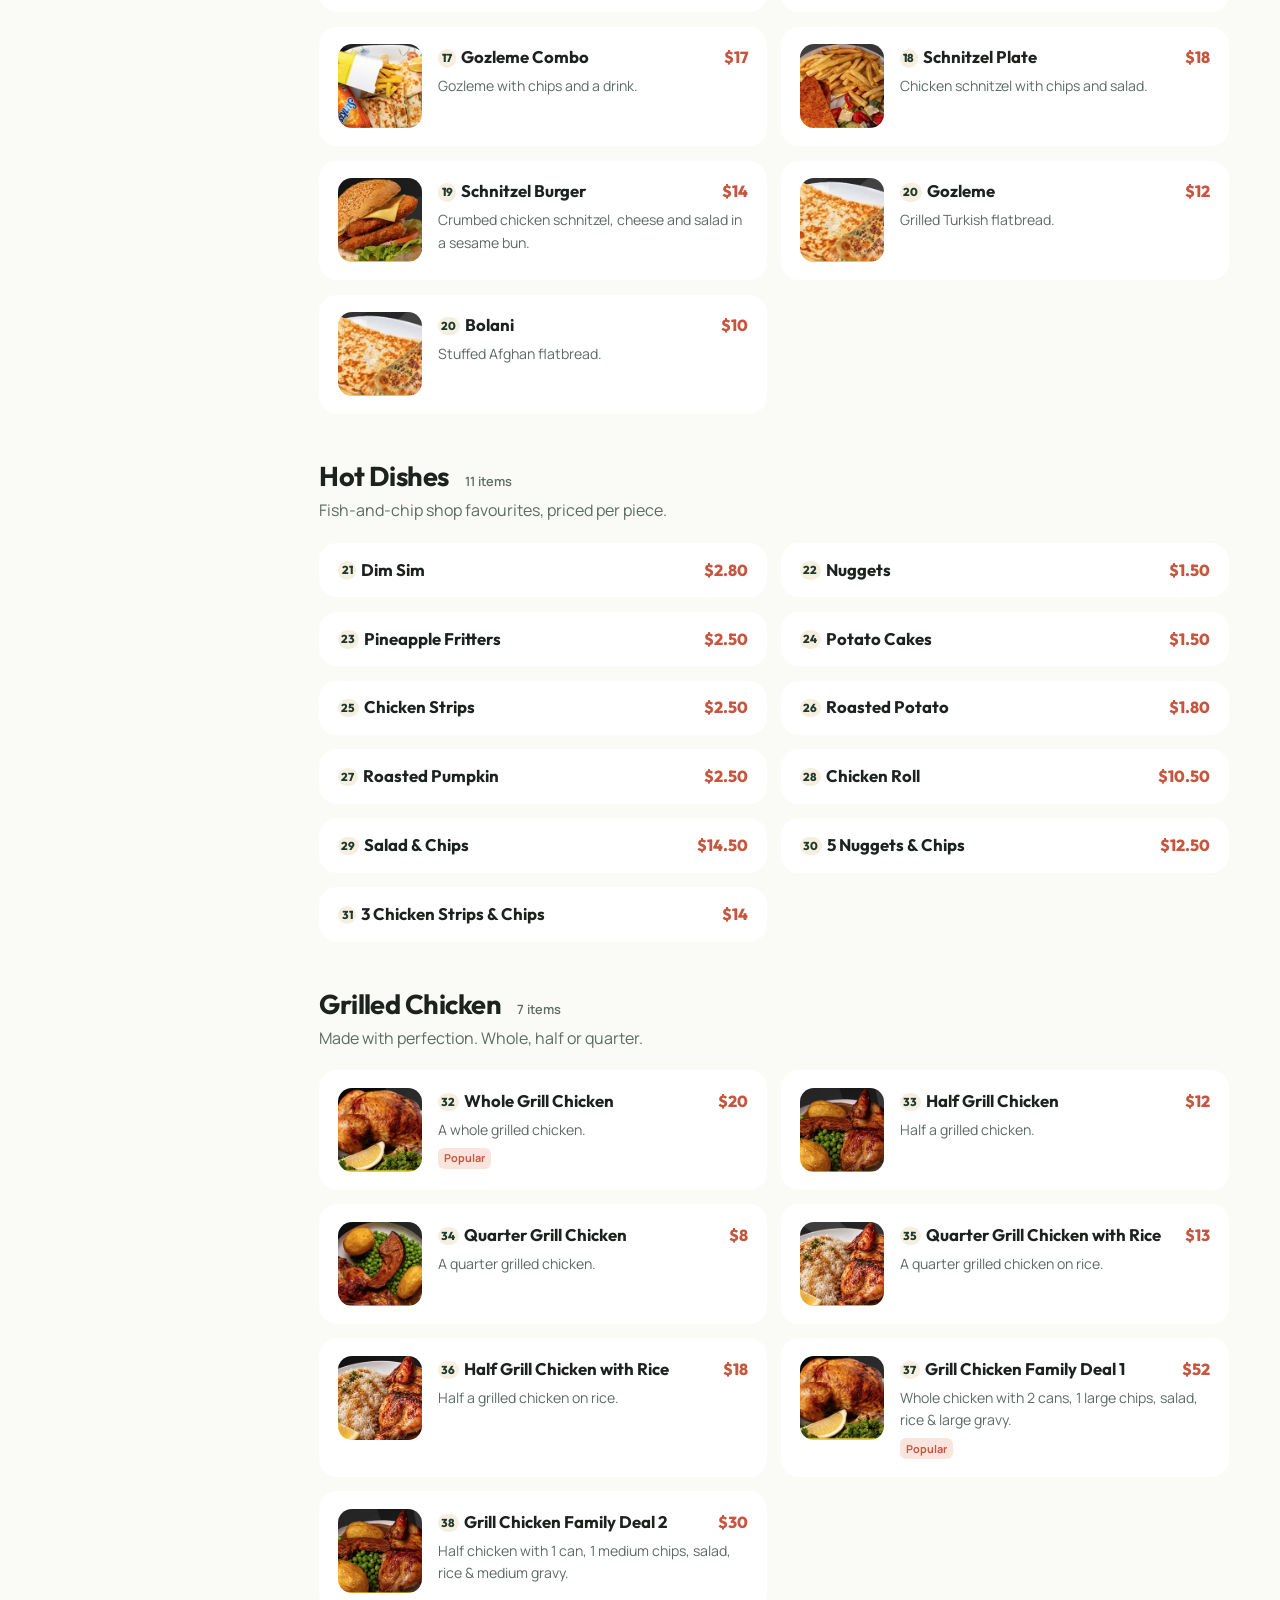
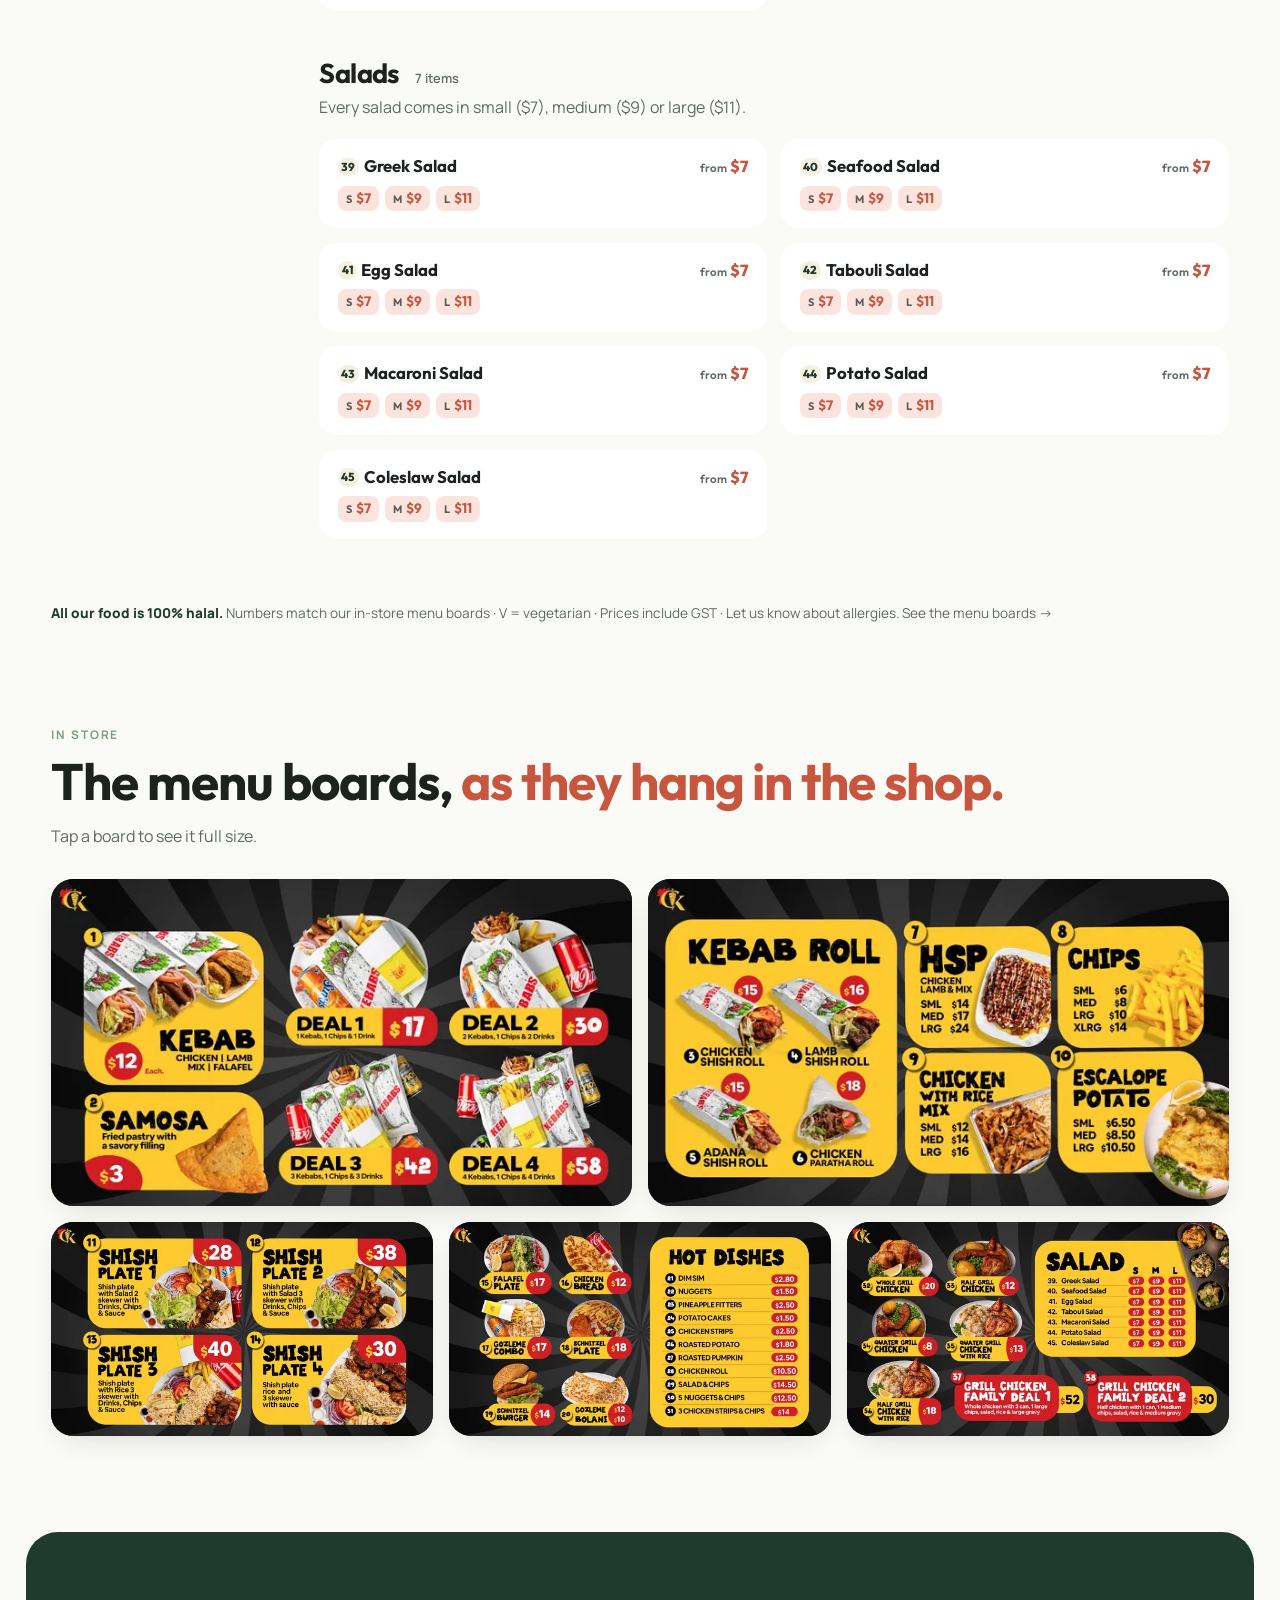
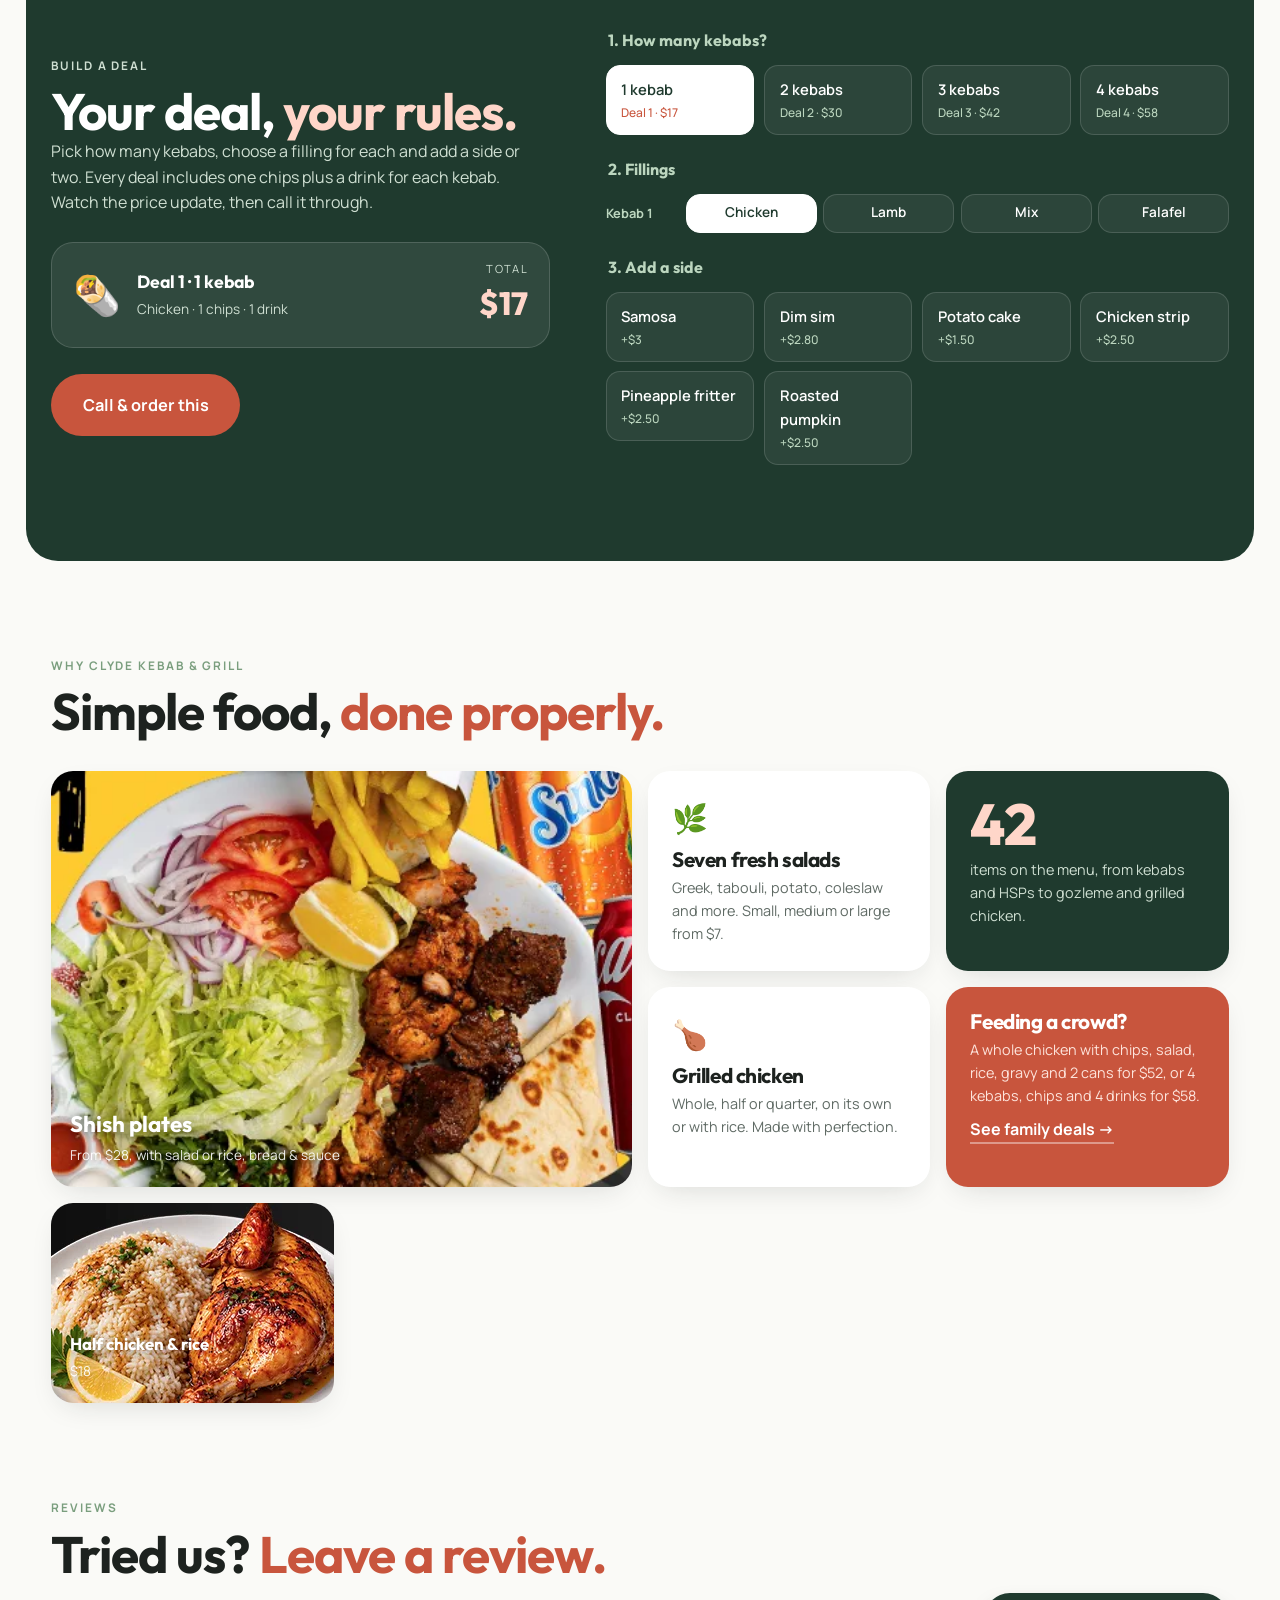
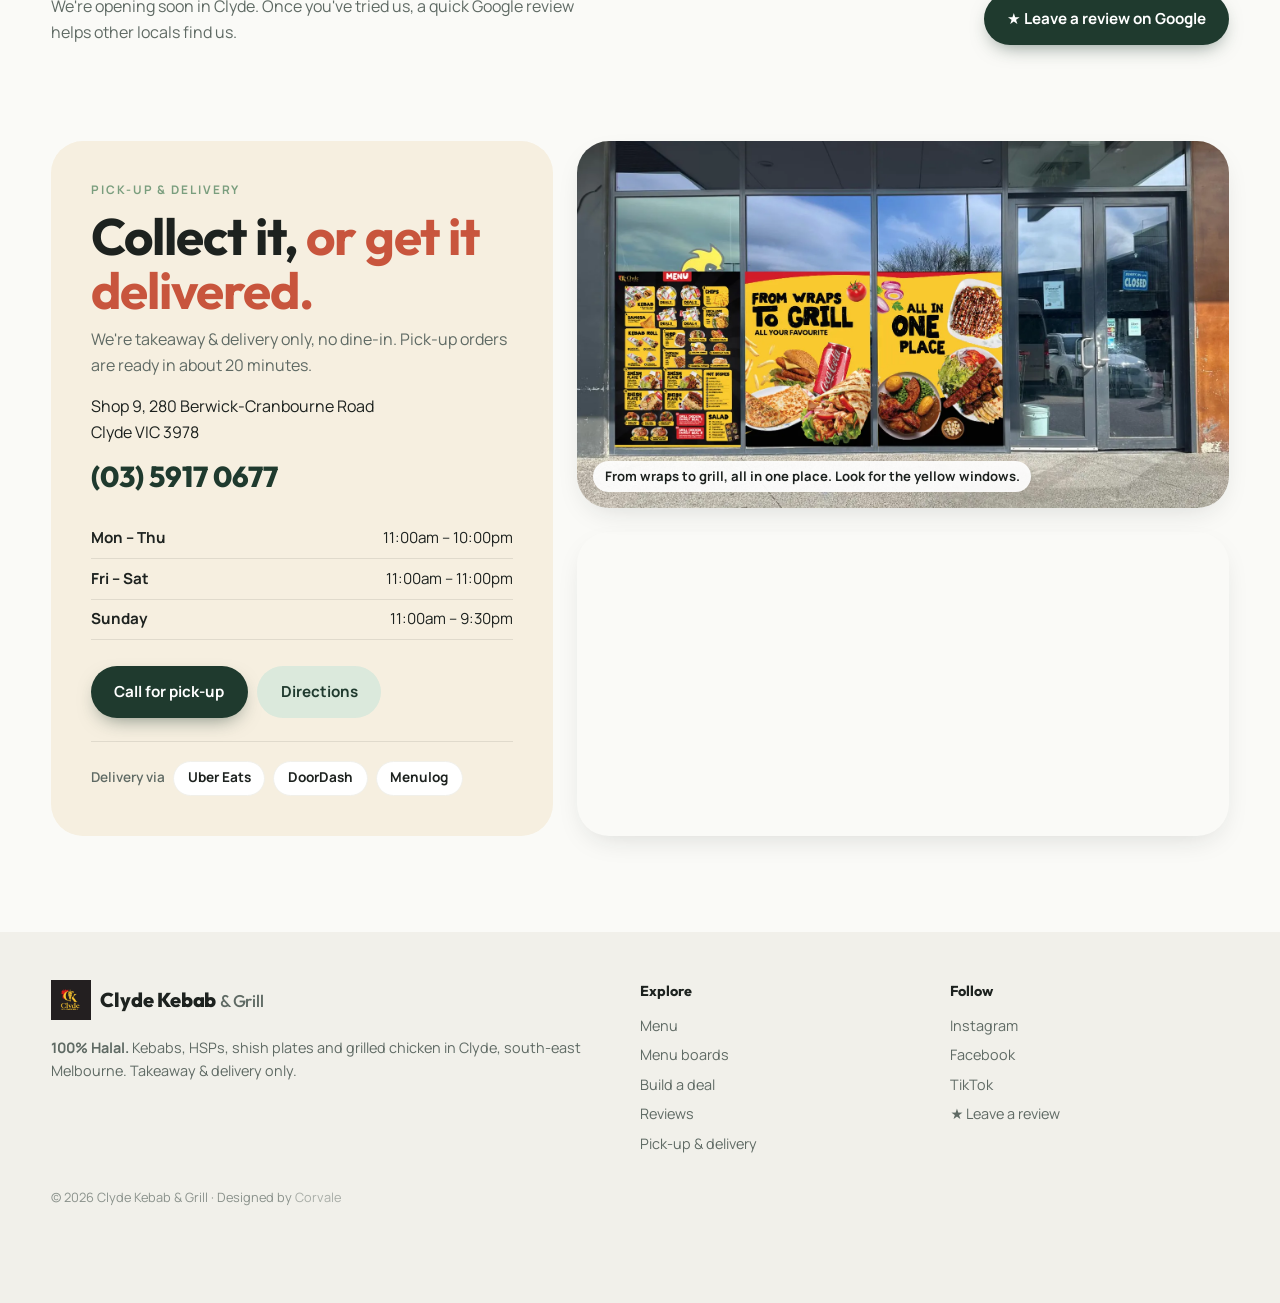
<file: 02-fresh-modern/index.html>
<!DOCTYPE html>
<html lang="en-AU">
<head>
  <meta charset="UTF-8" />
  <meta name="viewport" content="width=device-width, initial-scale=1.0" />
  <title>Clyde Kebab & Grill — Kebabs, HSPs & Grilled Chicken in Clyde, Melbourne</title>
  <meta name="description" content="100% halal kebabs from $12, HSPs, shish plates, gozleme, bolani and grilled chicken in Clyde, Melbourne. Meal deals from $17. Takeaway &amp; delivery only." />
  <meta name="designer" content="Corvale" />
  <meta name="copyright" content="Designed and developed by Corvale. Unauthorized copying or reproduction is prohibited." />
  <meta property="og:title" content="Clyde Kebab & Grill" />
  <meta property="og:description" content="100% halal kebabs, HSPs, shish plates and grilled chicken in Clyde, Melbourne. Takeaway &amp; delivery." />
  <meta property="og:image" content="https://res02.corvale.com.au/images/og-storefront.jpg" />
  <link rel="icon" href="data:image/svg+xml,%3Csvg xmlns='http://www.w3.org/2000/svg' viewBox='0 0 64 64'%3E%3Crect width='64' height='64' rx='16' fill='%231F3A2E'/%3E%3Ccircle cx='32' cy='32' r='14' fill='%23C8553D'/%3E%3C/svg%3E" />
  <link rel="preconnect" href="https://fonts.googleapis.com" />
  <link rel="preconnect" href="https://fonts.gstatic.com" crossorigin />
  <link href="https://fonts.googleapis.com/css2?family=Outfit:wght@400;500;600;700;800&family=Manrope:wght@400;500;600;700&display=swap" rel="stylesheet" />
  <link rel="stylesheet" href="styles.css" />
</head>
<body>

  <!-- ===== HEADER ===== -->
  <header class="header" id="header">
    <!-- TEMP: remove once the shop opens (see .soon-banner in styles.css) -->
    <div class="soon-banner" role="status"><span class="pulse" aria-hidden="true"></span><b>Opening soon</b><span>· We're not taking orders just yet, see you shortly in Clyde!</span></div>
    <div class="wrap header__inner">
      <a href="#top" class="logo" aria-label="Clyde Kebab & Grill">
        <img src="logo.png" alt="Clyde Kebab & Grill" style="height: 45px; width: auto;" />
        <span>Clyde Kebab <small>& Grill</small></span>
      </a>
      <nav class="nav" id="nav">
        <a href="#menu">Menu</a>
        <a href="#builder">Build a deal</a>
        <a href="#why">Why us</a>
        <a href="#reviews">Reviews</a>
        <a href="#visit">Order</a>
      </nav>
      <div class="header__actions">
        <a href="tel:+61359170677" class="btn btn--ghost">(03) 5917 0677</a>
        <a href="#menu" class="btn btn--primary">Order pick-up</a>
        <button class="menu-toggle" id="menuToggle" aria-label="Toggle navigation" aria-expanded="false"><span></span><span></span></button>
      </div>
    </div>
  </header>

  <main id="top">

    <!-- ===== HERO ===== -->
    <section class="hero">
      <div class="wrap hero__grid">
        <div class="hero__copy">
          <div class="hero__badges">
            <span class="halal-badge"><svg viewBox="0 0 24 24" width="18" height="18" fill="none" stroke="currentColor" stroke-width="3" aria-hidden="true"><path d="m5 12.5 4.5 4.5L19 7.5"/></svg>100% Halal</span>
            <span class="pill pill--green"><span class="pulse"></span> Takeaway &amp; delivery · Clyde VIC</span>
          </div>
          <h1>Fresh off the grill, <span class="accent">straight to your door.</span></h1>
          <p class="lead">
            Kebabs, HSPs, shish plates, gozleme and grilled chicken in Clyde.
            Takeaway &amp; delivery only: call ahead for pick-up or get it delivered.
          </p>
          <div class="hero__cta">
            <a href="#menu" class="btn btn--primary btn--lg">Browse the menu</a>
            <a href="#builder" class="btn btn--soft btn--lg">Build a kebab deal →</a>
          </div>
          <div class="hero__meta">
            <div><b>$12</b><span>kebabs, any filling</span></div>
            <div><b>$17</b><span>meal deals from</span></div>
            <div><b>45</b><span>items on the menu</span></div>
          </div>
        </div>

        <div class="hero__collage">
          <div class="collage__item collage__item--big">
            <img src="images/storefront.webp" alt="Clyde Kebab &amp; Grill shopfront with kebab, HSP, shish plate and grilled chicken window graphics" loading="eager" />
          </div>
          <div class="collage__item collage__item--tall">
            <img src="images/hero-chicken.webp" alt="Grilled chicken with roast potato, pumpkin, peas and gravy" loading="eager" />
          </div>
          <div class="collage__item collage__item--card">
            <span class="collage__emoji">🥙</span>
            <b>Kebab</b>
            <span class="collage__price">$12</span>
          </div>
          <div class="collage__item collage__item--wide">
            <img src="images/hero-gozleme.webp" alt="Bolani and gozleme on a plate" loading="lazy" />
          </div>
          <a href="#cat-chicken" class="collage__item collage__item--card collage__item--terra">
            <b>Family Deal</b>
            <span>whole chicken &amp; sides · $52</span>
          </a>
        </div>
      </div>
    </section>

    <!-- ===== HALAL ===== -->
    <section class="halal" aria-label="All our food is halal">
      <div class="wrap halal__inner">
        <span class="halal__stamp" aria-hidden="true"><span lang="ar">حلال</span><small>100%</small></span>
        <div>
          <h2 class="halal__title">Every item on our menu is <span>100% Halal.</span></h2>
          <p>No exceptions. From kebabs and shish to grilled chicken, it's all halal, every day.</p>
        </div>
      </div>
    </section>

    <!-- ===== CATEGORY STRIP ===== -->
    <section class="cats" aria-label="Menu categories">
      <div class="wrap cats__row" id="catStrip"></div>
    </section>

    <!-- ===== MENU ===== -->
    <section class="menu" id="menu">
      <div class="wrap">
        <div class="menu__head">
          <div>
            <p class="kicker">Our menu</p>
            <h2>Everything's cooked <span class="accent">to order.</span></h2>
          </div>
          <label class="search">
            <svg viewBox="0 0 24 24" width="18" height="18" fill="none" stroke="currentColor" stroke-width="2"><circle cx="11" cy="11" r="7"/><path d="m20 20-3.5-3.5"/></svg>
            <input type="search" id="menuSearch" placeholder="Search the menu… e.g. lamb, HSP, deal, 32" autocomplete="off" />
          </label>
        </div>

        <div class="menu__layout">
          <aside class="menu__rail" id="menuRail" aria-label="Menu sections"></aside>
          <div class="menu__body" id="menuBody"></div>
        </div>
        <p class="menu__empty" id="menuEmpty" hidden>Nothing matched that search, try "chicken" or "chips".</p>
        <p class="menu__note"><strong class="menu__halal">All our food is 100% halal.</strong> Numbers match our in-store menu boards · V = vegetarian · Prices include GST · Let us know about allergies. <a href="#boards">See the menu boards →</a></p>
      </div>
    </section>

    <!-- ===== MENU BOARDS ===== -->
    <section class="boards" id="boards">
      <div class="wrap">
        <div class="boards__head">
          <div>
            <p class="kicker">In store</p>
            <h2>The menu boards, <span class="accent">as they hang in the shop.</span></h2>
          </div>
          <p>Tap a board to see it full size.</p>
        </div>
        <div class="boards__grid">
          <button type="button" class="board" data-full="images/boards/board-1.webp"><img src="images/boards/board-1-sm.webp" alt="Menu board: kebabs $12, samosa $3, and meal deals 1 to 4 from $17" width="640" height="359" loading="lazy" /></button>
          <button type="button" class="board" data-full="images/boards/board-2.webp"><img src="images/boards/board-2-sm.webp" alt="Menu board: kebab rolls, HSP, chips, chicken with rice mix and escalope potato" width="640" height="361" loading="lazy" /></button>
          <button type="button" class="board" data-full="images/boards/board-3.webp"><img src="images/boards/board-3-sm.webp" alt="Menu board: shish plates 1 to 4" width="640" height="360" loading="lazy" /></button>
          <button type="button" class="board" data-full="images/boards/board-4.webp"><img src="images/boards/board-4-sm.webp" alt="Menu board: falafel plate, chicken bread, gozleme, schnitzel, bolani and hot dishes" width="640" height="357" loading="lazy" /></button>
          <button type="button" class="board" data-full="images/boards/board-5.webp"><img src="images/boards/board-5-sm.webp" alt="Menu board: grilled chicken, family deals and salads" width="640" height="359" loading="lazy" /></button>
        </div>
      </div>
    </section>

    <!-- ===== BUILDER ===== -->
    <section class="builder" id="builder">
      <div class="wrap builder__grid">
        <div class="builder__copy">
          <p class="kicker kicker--light">Build a deal</p>
          <h2>Your deal, <span class="accent-light">your rules.</span></h2>
          <p>Pick how many kebabs, choose a filling for each and add a side or two. Every deal includes one chips plus a drink for each kebab. Watch the price update, then call it through.</p>
          <div class="builder__preview" id="builderPreview">
            <div class="preview__emoji" aria-hidden="true">🌯</div>
            <div>
              <b id="previewTitle">Deal 1 · 1 kebab</b>
              <span id="previewSub">Chicken · 1 chips · 1 drink</span>
            </div>
            <div class="preview__price"><small>Total</small><span id="previewPrice">$17</span></div>
          </div>
          <a href="tel:+61359170677" class="btn btn--terra btn--lg">Call & order this</a>
        </div>

        <form class="builder__form" id="builderForm">
          <fieldset>
            <legend>1. How many kebabs?</legend>
            <div class="choices">
              <label><input type="radio" name="deal" value="1" data-price="17" checked><span>1 kebab<em>Deal 1 · $17</em></span></label>
              <label><input type="radio" name="deal" value="2" data-price="30"><span>2 kebabs<em>Deal 2 · $30</em></span></label>
              <label><input type="radio" name="deal" value="3" data-price="42"><span>3 kebabs<em>Deal 3 · $42</em></span></label>
              <label><input type="radio" name="deal" value="4" data-price="58"><span>4 kebabs<em>Deal 4 · $58</em></span></label>
            </div>
          </fieldset>
          <fieldset>
            <legend>2. Fillings</legend>
            <div id="fillings"></div>
          </fieldset>
          <fieldset>
            <legend>3. Add a side</legend>
            <div class="choices choices--multi">
              <label><input type="checkbox" name="extra" value="samosa" data-price="3" data-label="Samosa"><span>Samosa<em>+$3</em></span></label>
              <label><input type="checkbox" name="extra" value="dimsim" data-price="2.8" data-label="Dim sim"><span>Dim sim<em>+$2.80</em></span></label>
              <label><input type="checkbox" name="extra" value="potatocake" data-price="1.5" data-label="Potato cake"><span>Potato cake<em>+$1.50</em></span></label>
              <label><input type="checkbox" name="extra" value="strip" data-price="2.5" data-label="Chicken strip"><span>Chicken strip<em>+$2.50</em></span></label>
              <label><input type="checkbox" name="extra" value="fritter" data-price="2.5" data-label="Pineapple fritter"><span>Pineapple fritter<em>+$2.50</em></span></label>
              <label><input type="checkbox" name="extra" value="pumpkin" data-price="2.5" data-label="Roasted pumpkin"><span>Roasted pumpkin<em>+$2.50</em></span></label>
            </div>
          </fieldset>
        </form>
      </div>
    </section>

    <!-- ===== WHY ===== -->
    <section class="why" id="why">
      <div class="wrap">
        <p class="kicker">Why Clyde Kebab & Grill</p>
        <h2>Simple food, <span class="accent">done properly.</span></h2>
        <div class="bento">
          <article class="bento__cell bento__cell--img">
            <img src="images/shish-plate.webp" alt="Shish plate with skewers, salad, chips, bread and sauces" loading="lazy" />
            <div class="bento__overlay"><b>Shish plates</b><span>From $28, with salad or rice, bread &amp; sauce</span></div>
          </article>
          <article class="bento__cell">
            <span class="bento__icon">🌿</span>
            <h3>Seven fresh salads</h3>
            <p>Greek, tabouli, potato, coleslaw and more. Small, medium or large from $7.</p>
          </article>
          <article class="bento__cell bento__cell--green">
            <span class="bento__num" data-count="45">0</span>
            <p>items on the menu, from kebabs and HSPs to gozleme and grilled chicken.</p>
          </article>
          <article class="bento__cell">
            <span class="bento__icon">🍗</span>
            <h3>Grilled chicken</h3>
            <p>Whole, half or quarter, on its own or with rice. Made with perfection.</p>
          </article>
          <article class="bento__cell bento__cell--terra">
            <h3>Feeding a crowd?</h3>
            <p>A whole chicken with chips, salad, rice, gravy and 2 cans for $52, or 4 kebabs, chips and 4 drinks for $58.</p>
            <a href="#cat-chicken" class="link-arrow">See family deals →</a>
          </article>
          <article class="bento__cell bento__cell--img bento__cell--img2">
            <img src="images/chicken-rice.webp" alt="Half grilled chicken on rice with lemon" loading="lazy" />
            <div class="bento__overlay"><b>Half chicken &amp; rice</b><span>$18</span></div>
          </article>
        </div>
      </div>
    </section>

    <!-- ===== REVIEWS ===== -->
    <section class="reviews" id="reviews">
      <div class="wrap">
        <div class="reviews__head">
          <div>
            <p class="kicker">Reviews</p>
            <h2>Tried us? <span class="accent">Leave a review.</span></h2>
            <p class="reviews__note">We're opening soon in Clyde. Once you've tried us, a quick Google review helps other locals find us.</p>
          </div>
          <div class="reviews__nav">
            <a href="https://g.page/r/CdCi4b4Dxyt3ECA/review" class="btn btn--primary" target="_blank" rel="noopener">★ Leave a review on Google</a>
          </div>
        </div>
      </div>
    </section>

    <!-- ===== VISIT ===== -->
    <section class="visit" id="visit">
      <div class="wrap visit__grid">
        <div class="visit__card">
          <p class="kicker">Pick-up &amp; delivery</p>
          <h2>Collect it, <span class="accent">or get it delivered.</span></h2>
          <p class="visit__note">We're takeaway &amp; delivery only, no dine-in. Pick-up orders are ready in about 20 minutes.</p>
          <address>Shop 9, 280 Berwick-Cranbourne Road<br>Clyde VIC 3978</address>
          <a class="visit__phone" href="tel:+61359170677">(03) 5917 0677</a>
          <ul class="hours">
            <li><span>Mon – Thu</span><span>11:00am – 10:00pm</span></li>
            <li><span>Fri – Sat</span><span>11:00am – 11:00pm</span></li>
            <li><span>Sunday</span><span>11:00am – 9:30pm</span></li>
          </ul>
          <div class="visit__actions">
            <a class="btn btn--primary" href="tel:+61359170677">Call for pick-up</a>
            <a class="btn btn--soft" href="https://www.google.com/maps/search/?api=1&query=Shop+9,+280+Berwick-Cranbourne+Rd,+Clyde+VIC+3978" target="_blank" rel="noopener">Directions</a>
          </div>
          <div class="delivery">
            <span>Delivery via</span>
            <a href="#" class="delivery__btn">Uber Eats</a>
            <a href="#" class="delivery__btn">DoorDash</a>
            <a href="#" class="delivery__btn">Menulog</a>
          </div>
        </div>
        <div class="visit__side">
          <figure class="visit__shop">
            <img src="images/storefront-2.webp" alt="Clyde Kebab &amp; Grill entrance with the menu board and 'From wraps to grill, all in one place' window graphics" width="1600" height="893" loading="lazy" />
            <figcaption>From wraps to grill, all in one place. Look for the yellow windows.</figcaption>
          </figure>
          <div class="visit__map">
            <iframe title="Map to Clyde Kebab & Grill" src="https://www.google.com/maps?q=280+Berwick-Cranbourne+Rd,+Clyde+VIC+3978&z=16&output=embed" loading="lazy" referrerpolicy="no-referrer-when-downgrade"></iframe>
          </div>
        </div>
      </div>
    </section>
  </main>

  <footer class="footer">
    <div class="wrap footer__grid">
      <div>
        <a href="#top" class="logo"><img src="logo.png" alt="Clyde Kebab & Grill" style="height: 40px; width: auto;" /><span>Clyde Kebab <small>& Grill</small></span></a>
        <p><strong>100% Halal.</strong> Kebabs, HSPs, shish plates and grilled chicken in Clyde, south-east Melbourne. Takeaway &amp; delivery only.</p>
      </div>
      <div>
        <b>Explore</b>
        <a href="#menu">Menu</a><a href="#boards">Menu boards</a><a href="#builder">Build a deal</a><a href="#reviews">Reviews</a><a href="#visit">Pick-up &amp; delivery</a>
      </div>
      <div>
        <b>Follow</b>
        <a href="https://www.instagram.com/clydekebabngrill/" target="_blank" rel="noopener">Instagram</a><a href="https://www.facebook.com/profile.php?id=61594900272631" target="_blank" rel="noopener">Facebook</a><a href="https://www.tiktok.com/@clydekebabngrill" target="_blank" rel="noopener">TikTok</a><a href="https://g.page/r/CdCi4b4Dxyt3ECA/review" target="_blank" rel="noopener">★ Leave a review</a>
      </div>
    </div>
    <div class="wrap footer__fine">© <span id="year"></span> Clyde Kebab & Grill · Designed by <a href="https://corvale.com.au" target="_blank" rel="noopener" style="opacity: 0.7;">Corvale</a>
      <!-- Website design and development by Corvale. Unauthorized reproduction prohibited. -->
      <div data-designer="corvale-2026" style="display:none;">Protected content - Designed by Corvale</div>
    </div>
  </footer>

  <dialog class="lightbox" id="lightbox" aria-label="Menu board">
    <button type="button" class="lightbox__close" aria-label="Close">×</button>
    <img id="lightboxImg" alt="" />
  </dialog>

  <div class="mobile-bar">
    <a href="#menu">Menu</a>
    <a href="tel:+61359170677" class="mobile-bar__cta">Order pick-up</a>
  </div>

  <!-- Protected Design Asset: Designed by Corvale -->
  <!-- Unauthorized copying, modification, or reproduction is strictly prohibited -->
  <a href="https://corvale.com.au" target="_blank" rel="noopener" class="corvale-mark" style="position: fixed; bottom: 20px; right: 20px; font-size: 11px; opacity: 0.5; font-family: Arial, sans-serif; color: #666; text-decoration: none;">Designed by Corvale</a>
  <script>
    // Designer attribution - Corvale 2026
    window.__DESIGNER__ = 'Corvale';
    window.__PROTECTED__ = true;
    console.log('%cDesigned by Corvale - Unauthorized copying prohibited', 'font-weight: bold; color: #1F3A2E;');
  </script>
  <script src="menu-data.js"></script>
  <script src="script.js"></script>
</body>
</html>
</file>
<file: 01-street-bold-final/styles.css>
/* =====================================================================
   Clyde Kebab & Grill — "Street Bold"
   Poster-style, high-contrast, cream + flame orange + charcoal.
===================================================================== */

:root {
  --cream: #fff4e3;
  --cream-2: #ffe9cc;
  --ink: #1b1b1b;
  --ink-2: #2e2a26;
  --flame: #ff5a1f;
  --flame-dark: #e0440c;
  --mustard: #ffc145;
  --tomato: #d7263d;
  --sage: #7cb342;
  --white: #ffffff;
  --shadow: 6px 6px 0 var(--ink);
  --shadow-sm: 4px 4px 0 var(--ink);
  --radius: 18px;
  --font-display: "Bebas Neue", Impact, "Arial Narrow", sans-serif;
  --font-body: "Space Grotesk", system-ui, -apple-system, sans-serif;
  --ease: cubic-bezier(.2,.8,.2,1);
  --halal: #1d6b3a;
  --banner: 40px; /* grand opening banner height; drops to 0px by itself after the promo (html.promo-over) */
}

*, *::before, *::after { box-sizing: border-box; }
html { scroll-behavior: smooth; scroll-padding-top: calc(88px + var(--banner)); }
body {
  margin: 0;
  font-family: var(--font-body);
  color: var(--ink);
  background: var(--cream);
  line-height: 1.55;
  overflow-x: hidden;
}
img { display: block; max-width: 100%; height: auto; } /* height:auto keeps the natural ratio when CSS sets only the width */
a { color: inherit; text-decoration: none; }
h1, h2, h3 { margin: 0; font-weight: 400; line-height: 1; }
p { margin: 0 0 1em; }
.container { width: min(1180px, 92vw); margin-inline: auto; }

/* ---------- type ---------- */
.eyebrow {
  display: inline-flex; align-items: center; gap: .5em;
  font-weight: 700; text-transform: uppercase; letter-spacing: .14em; font-size: .78rem;
  color: var(--flame-dark); margin-bottom: .8rem;
}
.eyebrow--light { color: var(--mustard); }
.h2 {
  font-family: var(--font-display);
  font-size: clamp(2.8rem, 6vw, 5rem);
  letter-spacing: .01em;
  line-height: .95;
}
.h2 em { font-style: normal; color: var(--flame); }
.section-head { max-width: 680px; margin-bottom: 2.5rem; }
.section-head__lead { font-size: 1.05rem; color: var(--ink-2); margin-top: 1rem; }

/* ---------- buttons ---------- */
.btn {
  display: inline-flex; align-items: center; justify-content: center; gap: .5em;
  padding: .85em 1.5em; border-radius: 999px;
  font-weight: 700; font-size: .95rem; letter-spacing: .02em;
  border: 3px solid var(--ink);
  transition: transform .2s var(--ease), box-shadow .2s var(--ease), background .2s;
  cursor: pointer; white-space: nowrap;
}
.btn--lg { padding: 1.05em 2em; font-size: 1.05rem; }
.btn--primary { background: var(--flame); color: var(--ink); box-shadow: var(--shadow-sm); }
.btn--primary:hover { transform: translate(-2px, -2px); box-shadow: 6px 6px 0 var(--ink); background: var(--mustard); }
.btn--primary:active { transform: translate(2px, 2px); box-shadow: 0 0 0 var(--ink); }
.btn--dark { background: var(--ink); color: var(--cream); border-color: var(--ink); }
.btn--dark:hover { background: var(--flame); color: var(--ink); }
.btn--outline { background: transparent; }
.btn--outline:hover { background: var(--ink); color: var(--cream); }
.btn--outline-light { border-color: var(--cream); color: var(--cream); }
.btn--outline-light:hover { background: var(--cream); color: var(--ink); }

/* ---------- nav ---------- */
.nav {
  position: sticky; top: 0; z-index: 50;
  background: var(--cream);
  border-bottom: 3px solid var(--ink);
  transition: box-shadow .3s;
}
.nav.is-scrolled { box-shadow: 0 6px 0 rgba(27,27,27,.08); }
.nav__inner {
  width: min(1180px, 92vw); margin-inline: auto;
  display: flex; align-items: center; justify-content: space-between;
  height: 76px;
}
.brand { display: flex; align-items: center; gap: .7rem; }
.brand__mark {
  width: 44px; height: 44px; border-radius: 50%;
  background: var(--flame); border: 3px solid var(--ink);
  display: grid; place-items: center;
  font-family: var(--font-display); font-size: 1.35rem; letter-spacing: .04em;
  box-shadow: 3px 3px 0 var(--ink);
  transition: transform .3s var(--ease);
}
.brand:hover .brand__mark { transform: rotate(-12deg) scale(1.08); }
.brand__text { font-family: var(--font-display); font-size: 1.6rem; letter-spacing: .04em; }
.brand__text em { font-style: normal; color: var(--flame-dark); }
.nav__links { display: flex; align-items: center; gap: 1.6rem; font-weight: 700; }
.nav__links a:not(.btn) { position: relative; padding: .3em 0; }
.nav__links a:not(.btn)::after {
  content: ""; position: absolute; left: 0; bottom: 0; height: 3px; width: 100%;
  background: var(--flame); transform: scaleX(0); transform-origin: left;
  transition: transform .25s var(--ease);
}
.nav__links a:not(.btn):hover::after,
.nav__links a.is-active::after { transform: scaleX(1); }
.nav__cta { padding: .6em 1.1em; font-size: .85rem; }
.burger {
  display: none; background: none; border: 3px solid var(--ink); border-radius: 12px;
  width: 46px; height: 46px; padding: 9px; cursor: pointer; flex-direction: column; justify-content: space-between;
}
.burger span { display: block; height: 3px; background: var(--ink); border-radius: 2px; transition: .3s var(--ease); }
.burger[aria-expanded="true"] span:nth-child(1) { transform: translateY(9px) rotate(45deg); }
.burger[aria-expanded="true"] span:nth-child(2) { opacity: 0; }
.burger[aria-expanded="true"] span:nth-child(3) { transform: translateY(-9px) rotate(-45deg); }

/* ---------- grand opening promo (Sun 22 Nov 2026) ----------
   Everything with [data-promo] hides itself once window.PROMO.end has passed (html.promo-over, set in <head>).
   [data-promo-after] is the replacement shown from then on. */
[data-promo-after] { display: none; }
.promo-over { --banner: 0px; }
.promo-over [data-promo] { display: none !important; }
.promo-over [data-promo-after] { display: block; }

/* top banner: scrolling marquee, tap for details */
.soon-banner {
  display: block; width: 100%; height: var(--banner); padding: 0; margin: 0; cursor: pointer;
  background: var(--tomato); color: var(--cream); border: 0; border-bottom: 3px solid var(--ink);
  font: 700 .95rem/1 var(--font-body); white-space: nowrap; overflow: hidden;
}
.soon-banner:hover { background: #c41f35; }
.soon-banner:focus-visible { outline: 3px solid var(--mustard); outline-offset: -6px; }
.promo-strip { display: flex; width: max-content; height: 100%; animation: marquee 38s linear infinite; }
.soon-banner:hover .promo-strip { animation-play-state: paused; }
.promo-strip__group { display: flex; align-items: center; gap: 1.1rem; padding-right: 1.1rem; }
.promo-strip__group > * { display: inline-flex; align-items: center; gap: 1.1rem; }
.promo-strip__group > *:not(:first-child)::before { content: "★"; color: var(--mustard); font-size: .8em; }
.promo-strip b { font-family: var(--font-display); font-weight: 400; font-size: 1.45rem; letter-spacing: .08em; }
.promo-strip__deal { background: var(--mustard); color: var(--ink); border: 2px solid var(--ink); border-radius: 999px; padding: .25em .8em; animation: throb 1.2s ease-in-out infinite; }
.promo-strip__deal::before { display: none; }
.promo-strip__count { color: var(--mustard); font-variant-numeric: tabular-nums; }
@keyframes marquee { to { transform: translateX(-50%); } }
@keyframes throb { 50% { transform: scale(1.08); } }
@keyframes blink { 50% { opacity: .25; } }

/* floating badge, bottom left; opens the pop-up */
.promo-badge {
  position: fixed; left: 18px; bottom: 18px; z-index: 41; width: 112px; height: 112px; padding: 0; cursor: pointer;
  display: grid; place-items: center; border-radius: 50%;
  background: var(--tomato); color: var(--cream); border: 4px solid var(--ink); box-shadow: var(--shadow-sm);
  animation: badge-in .7s 1s var(--ease) both, wobble 3.2s 2s ease-in-out infinite;
}
.promo-badge::after { /* pulse ring */
  content: ""; position: absolute; inset: -4px; border-radius: 50%; border: 3px solid var(--tomato);
  animation: pulse 2s ease-out infinite; pointer-events: none;
}
.promo-badge:hover { background: var(--flame-dark); }
.promo-badge.is-tucked { opacity: 0; visibility: hidden; transform: scale(.4); transition: opacity .3s, transform .3s var(--ease), visibility 0s .3s; }
.promo-badge { transition: opacity .3s, transform .3s var(--ease); }
.promo-badge:focus-visible { outline: 3px solid var(--ink); outline-offset: 4px; }
.promo-badge svg { position: absolute; inset: 0; width: 100%; height: 100%; animation: spin 12s linear infinite; }
.promo-badge text { font: 700 9.6px var(--font-body); fill: var(--cream); letter-spacing: .1em; }
.promo-badge__center { display: flex; flex-direction: column; align-items: center; font-family: var(--font-display); font-size: 1.75rem; line-height: .9; }
.promo-badge__center small { font-size: .62rem; font-family: var(--font-body); font-weight: 700; letter-spacing: .14em; text-transform: uppercase; }
.promo-badge__flag {
  position: absolute; top: -12px; right: -18px; background: var(--mustard); color: var(--ink); border: 2px solid var(--ink);
  border-radius: 999px; padding: .2em .6em; font: 700 .68rem/1.2 var(--font-body); white-space: nowrap; transform: rotate(12deg);
}
.promo-live .promo-badge__flag { background: var(--sage); animation: blink 1.4s ease-in-out infinite; }
@keyframes badge-in { from { opacity: 0; transform: scale(.3) rotate(-30deg); } }
@keyframes wobble { 0%, 80%, 100% { transform: none; } 85% { transform: rotate(-9deg) scale(1.06); } 90% { transform: rotate(7deg) scale(1.06); } 95% { transform: rotate(-4deg); } }
@keyframes wiggle { 0%, 80%, 100% { transform: rotate(-1.5deg); } 85% { transform: rotate(-4deg) scale(1.04); } 90% { transform: rotate(1.5deg) scale(1.04); } 95% { transform: rotate(-2.5deg); } }
@keyframes pulse { from { opacity: .8; transform: scale(1); } to { opacity: 0; transform: scale(1.35); } }

/* pop-up */
.promo-pop { padding: 0; border: 0; background: none; max-width: min(480px, calc(100vw - 32px)); width: 100%; overflow: visible; }
.promo-pop::backdrop { background: rgba(27,27,27,.72); }
.promo-pop[open] { animation: pop-in .55s var(--ease) both; }
.promo-pop__card {
  position: relative; overflow: hidden; text-align: center; padding: 2.4rem 1.6rem 1.8rem;
  background: var(--mustard); color: var(--ink); border: 4px solid var(--ink); border-radius: 24px; box-shadow: 10px 10px 0 var(--ink);
}
.promo-pop__card > :not(.promo-pop__rays):not(.promo-pop__confetti) { position: relative; z-index: 1; }
.promo-pop__rays {
  position: absolute; left: 50%; top: 42%; width: 900px; height: 900px; margin: -450px 0 0 -450px; z-index: 0; pointer-events: none;
  background: repeating-conic-gradient(rgba(255,255,255,.38) 0 10deg, transparent 10deg 20deg);
  animation: spin 30s linear infinite;
}
.promo-pop__confetti { position: absolute; inset: 0; z-index: 0; pointer-events: none; }
.promo-pop__confetti i {
  position: absolute; top: -14px; left: var(--x); width: 9px; height: 14px; background: var(--c); border: 1.5px solid var(--ink); border-radius: 2px;
  animation: confetti var(--d) var(--w) linear infinite;
}
.promo-pop__confetti i:nth-child(4n+1) { --c: var(--tomato); } .promo-pop__confetti i:nth-child(4n+2) { --c: var(--flame); }
.promo-pop__confetti i:nth-child(4n+3) { --c: var(--white); }  .promo-pop__confetti i:nth-child(4n)   { --c: var(--sage); border-radius: 50%; width: 10px; height: 10px; }
.promo-pop__confetti i:nth-child(1)  { --x: 4%;  --d: 4.2s; --w: 0s; }   .promo-pop__confetti i:nth-child(2)  { --x: 12%; --d: 5.1s; --w: 1.3s; }
.promo-pop__confetti i:nth-child(3)  { --x: 19%; --d: 3.7s; --w: .6s; }  .promo-pop__confetti i:nth-child(4)  { --x: 27%; --d: 4.8s; --w: 2.1s; }
.promo-pop__confetti i:nth-child(5)  { --x: 33%; --d: 4.4s; --w: .2s; }  .promo-pop__confetti i:nth-child(6)  { --x: 41%; --d: 5.6s; --w: 1.8s; }
.promo-pop__confetti i:nth-child(7)  { --x: 48%; --d: 3.9s; --w: .9s; }  .promo-pop__confetti i:nth-child(8)  { --x: 55%; --d: 4.6s; --w: 2.6s; }
.promo-pop__confetti i:nth-child(9)  { --x: 61%; --d: 5.2s; --w: .4s; }  .promo-pop__confetti i:nth-child(10) { --x: 68%; --d: 4.1s; --w: 1.5s; }
.promo-pop__confetti i:nth-child(11) { --x: 74%; --d: 3.6s; --w: 2.3s; } .promo-pop__confetti i:nth-child(12) { --x: 80%; --d: 4.9s; --w: .7s; }
.promo-pop__confetti i:nth-child(13) { --x: 86%; --d: 4.3s; --w: 1.1s; } .promo-pop__confetti i:nth-child(14) { --x: 91%; --d: 5.4s; --w: 2.8s; }
.promo-pop__confetti i:nth-child(15) { --x: 96%; --d: 3.8s; --w: 1.9s; } .promo-pop__confetti i:nth-child(16) { --x: 37%; --d: 5.8s; --w: 3.2s; }
.promo-pop__close {
  position: absolute !important; top: 10px; right: 10px; width: 42px; height: 42px; border-radius: 50%; cursor: pointer;
  background: var(--ink); color: var(--cream); border: 3px solid var(--ink); font-size: 1.6rem; line-height: 1; z-index: 2 !important;
}
.promo-pop__close:hover { background: var(--tomato); }
.promo-pop__eyebrow {
  display: inline-block; margin: 0 0 .6rem; padding: .3em 1em; background: var(--ink); color: var(--mustard); border-radius: 999px;
  font-weight: 700; text-transform: uppercase; letter-spacing: .16em; font-size: .78rem;
}
.promo-pop__title { display: flex; flex-direction: column; align-items: center; font-family: var(--font-display); line-height: .85; }
.promo-pop__pct {
  font-size: clamp(3.6rem, 15vw, 5.4rem); color: var(--tomato); -webkit-text-stroke: 2px var(--ink); text-shadow: 5px 5px 0 var(--ink);
  animation: stamp .7s .25s var(--ease) both;
}
.promo-pop__pct small { font-size: .45em; color: var(--ink); -webkit-text-stroke: 0; text-shadow: none; vertical-align: middle; }
.promo-pop__off {
  margin-top: .1em; font-size: clamp(3rem, 12vw, 4.2rem); background: var(--ink); color: var(--cream); padding: .05em .45em 0; border-radius: 12px;
  transform: rotate(-3deg); animation: stamp .7s .45s var(--ease) both;
}
.promo-pop__date { margin: 1rem 0 .2rem; font-family: var(--font-display); font-size: 2rem; letter-spacing: .04em; line-height: 1; }
.promo-pop__when { margin: 0 0 1rem; font-weight: 700; }
.promo-pop__when b { color: var(--tomato); }
.promo-pop__clock { display: flex; justify-content: center; gap: .5rem; margin-bottom: 1.3rem; font-variant-numeric: tabular-nums; }
.promo-pop__clock span {
  min-width: 64px; padding: .4rem .3rem .3rem; background: var(--cream); border: 3px solid var(--ink); border-radius: 12px; box-shadow: 3px 3px 0 var(--ink);
  font-family: var(--font-display); font-size: 2rem; line-height: 1;
}
.promo-pop__clock small { display: block; margin-top: .15rem; font: 700 .62rem/1 var(--font-body); letter-spacing: .12em; text-transform: uppercase; }
.promo-pop__clock .promo-pop__live { min-width: 0; padding: .45rem 1.1rem .35rem; background: var(--sage); font-size: 1.8rem; animation: throb 1.2s ease-in-out infinite; }
.promo-pop__actions { display: flex; flex-wrap: wrap; justify-content: center; gap: .7rem; }
@keyframes pop-in { from { opacity: 0; transform: scale(.6) rotate(-6deg); } 70% { transform: scale(1.04) rotate(1deg); } }
@keyframes stamp { from { opacity: 0; transform: scale(2.2) rotate(-8deg); } }
@keyframes confetti { to { transform: translateY(620px) rotate(720deg); } }

/* ---------- hero ---------- */
.hero { position: relative; overflow: hidden; padding: clamp(3rem, 8vw, 6rem) 0 4rem; }
.hero__bg { position: absolute; inset: 0; pointer-events: none; }
.blob { position: absolute; border-radius: 50%; filter: blur(2px); opacity: .9; }
.blob--1 { width: 60vw; height: 60vw; max-width: 720px; max-height: 720px; background: var(--mustard); top: -25%; right: -12%; animation: float 12s ease-in-out infinite; }
.blob--2 { width: 30vw; height: 30vw; max-width: 380px; max-height: 380px; background: var(--flame); bottom: -10%; left: -8%; opacity: .55; animation: float 15s ease-in-out infinite reverse; }
.dots {
  position: absolute; inset: 0;
  background-image: radial-gradient(var(--ink) 1.2px, transparent 1.3px);
  background-size: 22px 22px; opacity: .08;
}
@keyframes float { 0%,100% { transform: translateY(0) } 50% { transform: translateY(-24px) } }

.hero__inner {
  position: relative; width: min(1180px, 92vw); margin-inline: auto;
  display: grid; grid-template-columns: 1.05fr .95fr; gap: 3rem; align-items: center;
}
.hero__title {
  font-family: var(--font-display);
  font-size: clamp(3.6rem, 6.4vw, 6.4rem);
  line-height: .88; letter-spacing: .01em;
  margin: .3em 0 .35em;
}
.hero__title .line { display: block; opacity: 0; transform: translateY(30px); animation: rise .8s var(--ease) forwards; }
.hero__title .line:nth-child(2) { animation-delay: .12s; }
.hero__title .line:nth-child(3) { animation-delay: .24s; }
.line--accent {
  color: var(--flame);
  -webkit-text-stroke: 2px var(--ink);
  text-shadow: 5px 5px 0 var(--ink);
}
@keyframes rise { to { opacity: 1; transform: none; } }
.hero__badges { display: flex; flex-wrap: wrap; align-items: center; gap: .6rem 1rem; }
.hero__badges .eyebrow { margin: 0; }
.halal-badge {
  display: inline-flex; align-items: center; gap: .45em; padding: .35em 1.1em .3em .85em; border-radius: 999px;
  background: var(--halal); color: var(--cream); border: 3px solid var(--ink); box-shadow: var(--shadow-sm);
  font-family: var(--font-display); font-size: 1.55rem; letter-spacing: .06em; line-height: 1; transform: rotate(-2deg);
}
.halal-badge svg { flex: none; margin-top: -2px; }
.hero__lead { font-size: 1.15rem; max-width: 520px; color: var(--ink-2); }
/* grand opening offer in the hero (hides itself after the promo, see the promo block above) */
.opening-deal {
  cursor: pointer; color: var(--ink); font-family: var(--font-body); text-align: left; animation: wiggle 3.2s 1.5s ease-in-out infinite;
  display: inline-flex; align-items: center; gap: .6rem; margin: 1.4rem 0 0; padding: .45rem 1.2rem .45rem .5rem;
  background: var(--mustard); border: 3px solid var(--ink); border-radius: 999px; box-shadow: var(--shadow-sm); transform: rotate(-1.5deg);
  font-weight: 700; font-size: 1.05rem;
}
.opening-deal:hover { background: var(--white); }
.opening-deal b { background: var(--tomato); color: var(--cream); border: 2px solid var(--ink); border-radius: 999px; padding: .15em .7em .05em; font-family: var(--font-display); font-weight: 400; font-size: 1.7rem; letter-spacing: .04em; line-height: 1; }
.hero__actions { display: flex; flex-wrap: wrap; gap: .9rem; margin: 1.6rem 0; }
.hero__pills { list-style: none; padding: 0; margin: 0; display: flex; flex-wrap: wrap; gap: .5rem; }
.hero__pills li {
  background: var(--white); border: 2px solid var(--ink); border-radius: 999px;
  padding: .3em .9em; font-size: .82rem; font-weight: 700;
}

.hero__visual { position: relative; min-height: 520px; }
.hero__photo {
  margin: 0; overflow: hidden; border: 4px solid var(--ink); border-radius: var(--radius);
  box-shadow: var(--shadow); background: var(--ink);
  position: absolute;
}
.hero__photo img { width: 100%; height: 100%; object-fit: cover; transition: transform .8s var(--ease); }
.hero__photo:hover img { transform: scale(1.06); }
.hero__photo--main { width: 78%; aspect-ratio: 4/5; right: 0; top: 0; transform: rotate(3deg); animation: rise .9s .2s var(--ease) both; }
.hero__photo--small { width: 46%; aspect-ratio: 1; left: 0; bottom: 0; transform: rotate(-6deg); animation: rise .9s .4s var(--ease) both; }

.sticker--spin {
  position: absolute; left: 4%; top: 6%; width: 140px; height: 140px;
  background: var(--tomato); color: var(--cream); border-radius: 50%;
  border: 4px solid var(--ink); box-shadow: var(--shadow-sm);
  display: grid; place-items: center; animation: rise .9s .6s var(--ease) both;
}
.sticker--spin svg { position: absolute; inset: 0; width: 100%; height: 100%; animation: spin 14s linear infinite; }
.sticker--spin text { font: 700 10.5px var(--font-body); fill: var(--cream); letter-spacing: .12em; }
.sticker__center { font-family: var(--font-display); font-size: 1.4rem; text-align: center; line-height: .95; }
@keyframes spin { to { transform: rotate(360deg); } }

.tag {
  position: absolute; background: var(--mustard); border: 3px solid var(--ink); border-radius: 12px;
  padding: .5em .9em; font-size: .8rem; font-weight: 700; line-height: 1.15; box-shadow: var(--shadow-sm);
  animation: rise .9s .8s var(--ease) both;
}
.tag b { font-family: var(--font-display); font-size: 1.4rem; }
.tag--a { right: -2%; top: 56%; transform: rotate(6deg); }
.tag--b { right: 30%; bottom: -3%; transform: rotate(-4deg); background: var(--white); }

.scroll-hint {
  position: absolute; left: 50%; bottom: 14px; width: 26px; height: 42px;
  border: 3px solid var(--ink); border-radius: 14px; transform: translateX(-50%);
}
.scroll-hint span {
  position: absolute; left: 50%; top: 6px; width: 4px; height: 8px; background: var(--flame);
  border-radius: 2px; transform: translateX(-50%); animation: wheel 1.6s infinite;
}
@keyframes wheel { 0% { opacity: 1; top: 6px } 100% { opacity: 0; top: 22px } }

/* ---------- halal band ---------- */
.halal { background: var(--halal); color: var(--cream); padding: clamp(2.2rem, 5vw, 3.2rem) 0 calc(clamp(2.2rem, 5vw, 3.2rem) + 30px); border-top: 3px solid var(--ink); }
.halal__inner { width: min(1180px, 92vw); margin-inline: auto; display: flex; align-items: center; gap: clamp(1.2rem, 3vw, 2.4rem); }
.halal__stamp {
  flex: none; width: 128px; height: 128px; border-radius: 50%; display: grid; place-content: center; text-align: center;
  background: var(--mustard); color: var(--ink); border: 4px solid var(--ink); box-shadow: var(--shadow-sm); transform: rotate(-8deg);
}
.halal__stamp [lang="ar"] { font-family: "Noto Naskh Arabic", "Segoe UI", Tahoma, sans-serif; font-weight: 700; font-size: 2.3rem; line-height: 1.1; }
.halal__stamp small { font-family: var(--font-display); font-size: 1.5rem; letter-spacing: .08em; line-height: 1; }
.halal__title { font-family: var(--font-display); font-size: clamp(2.4rem, 5vw, 4rem); letter-spacing: .01em; line-height: .95; margin-bottom: .5rem; }
.halal__title span { color: var(--mustard); white-space: nowrap; }
.halal p { margin: 0; font-size: 1.1rem; font-weight: 500; opacity: .92; }

/* ---------- badges ---------- */
.badges { background: var(--ink); color: var(--cream); padding: 3.5rem 0; position: relative; }
.badges::before, .badges::after {
  content: ""; position: absolute; left: 0; right: 0; height: 40px; background: var(--ink);
}
.badges::before { top: -30px; clip-path: polygon(0 100%, 100% 0, 100% 100%); }
.badges::after { bottom: -30px; clip-path: polygon(0 0, 100% 0, 0 100%); }
.badges__row {
  width: min(1180px, 92vw); margin-inline: auto;
  display: grid; grid-template-columns: repeat(4, 1fr); gap: 1.5rem;
}
.badge { padding: 1.2rem; border: 2px dashed rgba(255,244,227,.35); border-radius: var(--radius); transition: .3s var(--ease); }
.badge:hover { border-style: solid; border-color: var(--flame); transform: translateY(-4px); background: rgba(255,90,31,.08); }
.badge__ico { font-size: 2rem; display: block; margin-bottom: .5rem; }
.badge h3 { font-family: var(--font-display); font-size: 1.7rem; letter-spacing: .03em; margin-bottom: .3rem; color: var(--mustard); }
.badge p { margin: 0; font-size: .92rem; opacity: .85; }

/* ---------- menu ---------- */
.menu { padding: clamp(4rem, 9vw, 7rem) 0; }
.tabs { display: flex; flex-wrap: wrap; gap: .6rem; margin-bottom: 2rem; }
.tab {
  background: var(--white); border: 3px solid var(--ink); border-radius: 999px;
  font: 700 .95rem var(--font-body); padding: .6em 1.2em; cursor: pointer;
  transition: .2s var(--ease); box-shadow: 3px 3px 0 var(--ink);
}
.tab:hover { transform: translate(-1px, -1px); box-shadow: 4px 4px 0 var(--ink); }
.tab[aria-selected="true"] { background: var(--ink); color: var(--mustard); box-shadow: 0 0 0 var(--ink); transform: translate(3px, 3px); }
.panel { display: none; animation: fade .4s var(--ease); }
.panel.is-active { display: block; }
@keyframes fade { from { opacity: 0; transform: translateY(12px); } to { opacity: 1; transform: none; } }
.panel__blurb { font-size: 1.05rem; color: var(--ink-2); margin-bottom: 1.5rem; font-weight: 500; }
.items { display: grid; grid-template-columns: repeat(auto-fill, minmax(300px, 1fr)); gap: 1.2rem; }
.item {
  background: var(--white); border: 3px solid var(--ink); border-radius: var(--radius);
  padding: 1.2rem 1.3rem; position: relative; overflow: hidden;
  transition: transform .25s var(--ease), box-shadow .25s var(--ease);
  animation: fade .5s var(--ease) both; animation-delay: calc(var(--i) * 45ms);
}
.item:hover { transform: translate(-4px, -4px) rotate(-.6deg); box-shadow: var(--shadow); }
.item::before {
  content: ""; position: absolute; inset: 0; background: var(--mustard);
  transform: translateX(-101%); transition: transform .3s var(--ease); z-index: 0; opacity: .35;
}
.item:hover::before { transform: none; }
.item > * { position: relative; z-index: 1; }
.item { display: flex; gap: 1rem; align-items: flex-start; }
.item--compact { padding: .9rem 1.2rem; }
.item__img { flex: 0 0 88px; width: 88px; height: 88px; object-fit: cover; border-radius: 12px; border: 2px solid var(--ink); background: var(--cream-2); }
.item__body { flex: 1; min-width: 0; }
.item__no {
  display: inline-grid; place-items: center; min-width: 1.5em; height: 1.5em; padding: 0 .25em; margin-right: .4em;
  border-radius: 999px; background: var(--ink); color: var(--mustard); font-size: .8em; vertical-align: .08em; line-height: 1;
}
.item__price small { font-family: var(--font-body); font-size: .7rem; font-weight: 700; color: var(--ink-2); text-transform: uppercase; }
.item__sizes { display: flex; flex-wrap: wrap; gap: .35rem; margin: .4rem 0 .5rem; }
.item__sizes span { display: inline-flex; align-items: baseline; gap: .3em; padding: .1em .55em; border: 2px solid var(--ink); border-radius: 8px; background: var(--cream-2); font-family: var(--font-display); font-size: 1.15rem; letter-spacing: .03em; }
.item__sizes small { font-family: var(--font-body); font-size: .65rem; font-weight: 700; }
.item__head { display: flex; justify-content: space-between; align-items: baseline; gap: 1rem; }
.item__name { font-family: var(--font-display); font-size: 1.6rem; letter-spacing: .03em; }
.item__price { font-family: var(--font-display); font-size: 1.6rem; color: var(--flame-dark); white-space: nowrap; }
.item__desc { margin: .3rem 0 .5rem; font-size: .93rem; color: var(--ink-2); }
.item__tags { display: flex; gap: .4rem; flex-wrap: wrap; }
.chip { font-size: .7rem; font-weight: 700; text-transform: uppercase; letter-spacing: .08em; padding: .2em .6em; border-radius: 6px; border: 2px solid var(--ink); }
.chip--v { background: #d8f0c2; } .chip--gf { background: #cfe8ff; } .chip--hot { background: #ffc9c9; } .chip--fav { background: var(--mustard); }
.menu__legend { display: flex; flex-wrap: wrap; align-items: center; gap: .6rem 1.4rem; margin-top: 2rem; font-size: .85rem; font-weight: 500; }
.menu__halal { background: var(--halal); color: var(--cream); border: 2px solid var(--ink); border-radius: 999px; padding: .25em .9em; font-size: .95rem; }
.dot { display: inline-block; width: 12px; height: 12px; border-radius: 50%; border: 2px solid var(--ink); margin-right: .4em; vertical-align: -1px; }
.dot--v { background: #d8f0c2; } .dot--gf { background: #cfe8ff; } .dot--hot { background: #ffc9c9; } .dot--fav { background: var(--mustard); }

/* ---------- menu boards ---------- */
.boards { padding: 0 0 clamp(4rem, 9vw, 7rem); }
.boards__grid { display: grid; grid-template-columns: repeat(2, 1fr); gap: 1.4rem; }
.board {
  padding: 0; border: 3px solid var(--ink); border-radius: var(--radius); overflow: hidden; cursor: zoom-in;
  background: var(--ink); box-shadow: var(--shadow-sm); transition: transform .25s var(--ease), box-shadow .25s var(--ease);
}
.board:last-child:nth-child(odd) { grid-column: 1 / -1; justify-self: center; width: calc(50% - .7rem); } /* odd one out sits centred */
.board img { width: 100%; height: auto; aspect-ratio: 16 / 9; object-fit: cover; }
.board:hover { transform: translate(-3px, -3px); box-shadow: var(--shadow); }
.board:focus-visible { outline: 3px solid var(--flame); outline-offset: 3px; }
.lightbox { padding: 0; border: 0; background: transparent; max-width: min(1600px, 96vw); max-height: 92vh; overflow: visible; }
.lightbox::backdrop { background: rgba(27,27,27,.88); }
.lightbox img { width: auto; height: auto; max-width: 100%; max-height: 92vh; object-fit: contain; border: 4px solid var(--cream); border-radius: var(--radius); }
.lightbox__close {
  position: absolute; top: -18px; right: -18px; width: 44px; height: 44px; border-radius: 50%; cursor: pointer;
  background: var(--mustard); border: 3px solid var(--ink); font-size: 1.6rem; line-height: 1; box-shadow: var(--shadow-sm);
}

/* ---------- deals ---------- */
.deals { background: var(--flame); color: var(--ink); padding: clamp(4rem, 9vw, 7rem) 0; position: relative; }
.deals .h2 em { color: var(--cream); -webkit-text-stroke: 2px var(--ink); }
.deals__grid { display: grid; grid-template-columns: repeat(4, 1fr); gap: 1.5rem; }
.deal {
  background: var(--cream); border: 4px solid var(--ink); border-radius: var(--radius);
  padding: 2rem 1.6rem 1.6rem; position: relative; box-shadow: var(--shadow);
  transition: transform .3s var(--ease);
}
.deal:hover { transform: translateY(-8px) rotate(-1deg); }
.deal--hot { background: var(--ink); color: var(--cream); }
.deal__price {
  font-family: var(--font-display); font-size: 4.5rem; line-height: 1; display: block;
  color: var(--flame-dark); margin-bottom: .3rem;
}
.deal--hot .deal__price { color: var(--mustard); }
.deal h3 { font-family: var(--font-display); font-size: 2rem; letter-spacing: .03em; margin-bottom: .4rem; }
.deal p { margin: 0; font-size: .95rem; }
.deal__flag {
  position: absolute; top: -16px; right: 18px; background: var(--mustard); color: var(--ink);
  border: 3px solid var(--ink); border-radius: 999px; padding: .3em .9em; font-size: .75rem; font-weight: 700;
  text-transform: uppercase; letter-spacing: .1em; transform: rotate(3deg);
}

/* ---------- story ---------- */
.story { padding: clamp(4rem, 9vw, 7rem) 0; }
.story__grid { display: grid; grid-template-columns: 1fr 1fr; gap: 4rem; align-items: center; }
.story__img { position: relative; }
.story__img img { border: 4px solid var(--ink); border-radius: var(--radius); box-shadow: var(--shadow); aspect-ratio: 16 / 10; object-fit: cover; width: 100%; }
.story__stamp {
  position: absolute; right: -18px; bottom: -18px; width: 110px; height: 110px; border-radius: 50%;
  background: var(--halal); color: var(--cream); border: 4px solid var(--ink); display: grid; place-items: center; text-align: center;
  font-family: var(--font-display); font-size: 1.5rem; line-height: .95; transform: rotate(-8deg); box-shadow: var(--shadow-sm);
}
.story__copy p { font-size: 1.05rem; color: var(--ink-2); }
.stats { display: flex; gap: 2rem; margin-top: 2rem; flex-wrap: wrap; }
.stat b { display: block; font-family: var(--font-display); font-size: 3.4rem; line-height: 1; color: var(--flame-dark); }
.stat b em { font-style: normal; }
.stat span { font-size: .85rem; font-weight: 700; text-transform: uppercase; letter-spacing: .08em; }

/* ---------- gallery ---------- */
.gallery { padding: 0 0 clamp(4rem, 9vw, 7rem); }
.polaroids { display: grid; grid-template-columns: repeat(3, 1fr); gap: 2rem; }
.polaroid {
  margin: 0; background: var(--white); padding: .8rem .8rem 2.6rem; border: 3px solid var(--ink);
  box-shadow: var(--shadow-sm); transform: rotate(var(--r, 0deg)); transition: transform .35s var(--ease), box-shadow .35s var(--ease);
  position: relative;
}
.polaroid:nth-child(odd) { --r: -2.5deg; } .polaroid:nth-child(even) { --r: 2deg; } .polaroid:nth-child(3n) { --r: -1deg; }
.polaroid:hover { transform: rotate(0) scale(1.05); box-shadow: 10px 10px 0 var(--ink); z-index: 2; }
.polaroid img { aspect-ratio: 4 / 3; object-fit: cover; width: 100%; }
.polaroid figcaption {
  position: absolute; bottom: .7rem; left: 0; right: 0; text-align: center;
  font-family: var(--font-display); font-size: 1.3rem; letter-spacing: .05em;
}

/* ---------- reviews ---------- */
.reviews { background: var(--cream-2); padding: 4rem 0; border-top: 3px solid var(--ink); border-bottom: 3px solid var(--ink); }
.reviews__head { display: flex; flex-wrap: wrap; align-items: flex-end; justify-content: space-between; gap: 1rem 2rem; }
.reviews__note { margin: 1rem 0 0; max-width: 560px; font-size: 1.05rem; color: var(--ink-2); }
.footer a[href^="tel:"] { white-space: nowrap; }
.footer__review { color: var(--mustard); font-weight: 700; }

/* ---------- visit ---------- */
.visit { background: var(--ink); color: var(--cream); padding: clamp(4rem, 9vw, 7rem) 0; }
.visit__grid { display: grid; grid-template-columns: 1fr 1.2fr; gap: 3rem; align-items: stretch; }
.visit address { font-style: normal; font-size: 1.05rem; line-height: 1.6; margin: 1rem 0; }
.visit__phone { font-family: var(--font-display); font-size: 2.6rem; color: var(--mustard); display: inline-block; margin-bottom: 1.2rem; }
.visit__phone:hover { color: var(--flame); }
.hours { border-collapse: collapse; margin-bottom: 1.8rem; }
.hours td { padding: .45em 1.6em .45em 0; border-bottom: 1px dashed rgba(255,244,227,.3); }
.hours td:first-child { font-weight: 700; color: var(--mustard); }
.visit__actions { display: flex; gap: .8rem; flex-wrap: wrap; }
.visit__note { color: rgba(255,244,227,.85); max-width: 460px; margin: .4rem 0 1.2rem; }
.delivery { display: flex; align-items: center; flex-wrap: wrap; gap: .5rem; margin-top: 1.6rem; padding-top: 1.2rem; border-top: 1px dashed rgba(255,244,227,.3); }
.delivery__label { font-size: .78rem; font-weight: 700; text-transform: uppercase; letter-spacing: .12em; color: var(--mustard); margin-right: .3rem; width: 100%; }
.delivery__btn { border: 2px solid var(--cream); border-radius: 999px; padding: .4em 1em; font-weight: 700; font-size: .85rem; transition: .2s var(--ease); }
.delivery__btn:hover { background: var(--mustard); color: var(--ink); border-color: var(--mustard); transform: translateY(-2px); }
.visit__side { display: flex; flex-direction: column; gap: 1.8rem; }
.visit__map { flex: 1; border: 4px solid var(--cream); border-radius: var(--radius); overflow: hidden; box-shadow: 8px 8px 0 var(--flame); }
.visit__map iframe { display: block; width: 100%; height: 100%; min-height: 300px; border: 0; filter: saturate(.9); }

/* ---------- footer ---------- */
.footer { background: var(--ink); color: var(--cream); border-top: 1px solid rgba(255,244,227,.15); padding: 2rem 0; font-size: .9rem; }
.footer__inner { display: flex; flex-wrap: wrap; justify-content: space-between; gap: 1rem; align-items: center; }
.footer p { margin: 0; }
.footer a:hover { color: var(--mustard); }
.footer__halal { color: var(--mustard); }
.footer__fine { opacity: .6; font-size: .8rem; width: 100%; }

/* ---------- floating call button ---------- */
.fab {
  position: fixed; right: 18px; bottom: 18px; z-index: 40;
  background: var(--flame); color: var(--ink); border: 3px solid var(--ink); border-radius: 999px;
  padding: .8em 1.3em; font-weight: 700; box-shadow: var(--shadow-sm);
  transform: translateY(120px); transition: transform .4s var(--ease);
}
.fab.is-visible { transform: none; }
.fab:hover { background: var(--mustard); }

/* ---------- reveal on scroll ---------- */
.reveal { opacity: 0; transform: translateY(28px); transition: opacity .7s var(--ease), transform .7s var(--ease); }
.reveal.in { opacity: 1; transform: none; }

/* ---------- responsive ---------- */
@media (max-width: 1024px) {
  .badges__row { grid-template-columns: repeat(2, 1fr); }
  .deals__grid, .polaroids { grid-template-columns: repeat(2, 1fr); }
}
@media (max-width: 860px) {
  .nav__links {
    position: fixed; inset: calc(76px + var(--banner)) 0 auto 0; background: var(--cream); flex-direction: column; align-items: stretch;
    padding: 1.2rem 4vw 1.6rem; border-bottom: 3px solid var(--ink); gap: .2rem;
    transform: translateY(calc(-100% - 96px - var(--banner))); transition: transform .35s var(--ease); z-index: 49;
  }
  .nav__links.is-open { transform: none; }
  .nav__links a:not(.btn) { padding: .8em 0; font-size: 1.2rem; border-bottom: 1px dashed rgba(27,27,27,.2); }
  .nav__cta { margin-top: 1rem; }
  .burger { display: flex; }
  .hero__inner { grid-template-columns: 1fr; }
  .hero__visual { min-height: 0; aspect-ratio: 1; max-width: 520px; margin-inline: auto; width: 100%; }
  .story__grid, .visit__grid { grid-template-columns: 1fr; gap: 2.5rem; }
  .story__stamp { right: 6px; }
}
@media (max-width: 560px) {
  /* two columns keep the page short on phones */
  .badges__row, .deals__grid, .polaroids { grid-template-columns: repeat(2, 1fr); gap: .8rem; }
  .badges { padding: 2.5rem 0; }
  .badge { padding: .9rem; }
  .badge__ico { font-size: 1.5rem; margin-bottom: .3rem; }
  .badge h3 { font-size: 1.3rem; }
  .badge p { font-size: .8rem; }
  .deal { padding: 1.4rem .9rem .9rem; box-shadow: var(--shadow-sm); }
  .deal__price { font-size: 2.8rem; }
  .deal h3 { font-size: 1.3rem; }
  .deal p { font-size: .8rem; }
  .deal__flag { top: -13px; right: 10px; font-size: .62rem; }
  .polaroid { padding: .45rem .45rem 1.9rem; }
  .polaroid figcaption { font-size: 1rem; bottom: .45rem; }
  .promo-strip { animation-duration: 28s; }
  .promo-strip b { font-size: 1.25rem; }
  .soon-banner { font-size: .85rem; }
  .promo-badge { left: 12px; bottom: 12px; width: 88px; height: 88px; border-width: 3px; }
  .promo-badge text { font-size: 9px; }
  .promo-badge__center { font-size: 1.35rem; }
  .promo-badge__center small { font-size: .5rem; }
  .promo-badge__flag { top: -10px; right: -14px; font-size: .6rem; }
  .promo-pop__card { padding: 2.2rem 1rem 1.4rem; }
  .promo-pop__clock span { min-width: 54px; font-size: 1.7rem; }
  .promo-pop__actions .btn { width: 100%; }
  .opening-deal { font-size: .9rem; gap: .5rem; }
  .opening-deal b { font-size: 1.45rem; white-space: nowrap; }
  .halal__inner { flex-direction: column; text-align: center; }
  .halal__stamp { width: 108px; height: 108px; }
  .halal__stamp [lang="ar"] { font-size: 2rem; }
  /* menu: two columns, photo on top */
  .items { grid-template-columns: repeat(2, 1fr); gap: .7rem; }
  .item { flex-direction: column; gap: .55rem; padding: .6rem; border-width: 2px; }
  .item--compact { padding: .7rem; }
  .item__img { flex-basis: auto; width: 100%; height: auto; aspect-ratio: 16 / 10; }
  .item__body { width: 100%; }
  .item__head { flex-direction: column; align-items: flex-start; gap: .1rem; }
  .item__name { font-size: 1.25rem; line-height: 1.05; }
  .item__price { font-size: 1.3rem; }
  .item__desc { font-size: .8rem; }
  .item__sizes span { font-size: .95rem; padding: .05em .4em; }
  .item:hover { transform: none; box-shadow: none; }
  /* menu boards: two columns */
  .boards__grid { gap: .8rem; }
  .board:last-child:nth-child(odd) { width: calc(50% - .4rem); }
  .lightbox__close { top: 8px; right: 8px; }
  .hero__title { font-size: clamp(3.4rem, 17vw, 5rem); }
  .hero__actions .btn { width: 100%; }
  .sticker--spin { width: 110px; height: 110px; }
  .fab { right: 12px; bottom: 12px; }
}

@media (prefers-reduced-motion: reduce) {
  *, *::before, *::after { animation-duration: .001ms !important; transition-duration: .001ms !important; }
  .reveal { opacity: 1; transform: none; }
  .promo-strip { animation: marquee 120s linear infinite !important; } /* slow crawl so the whole message can still be read */
  .promo-pop__confetti { display: none; }
}
</file>
<file: 02-fresh-modern/styles.css>
/* =====================================================================
   Clyde Kebab & Grill — "Fresh Modern"
   Light, airy, rounded. Sage green + terracotta + sand.
===================================================================== */

:root {
  --bg: #fafaf7;
  --bg-2: #f1f0ea;
  --sand: #eadfc8;
  --sand-2: #f6efe0;
  --ink: #1d221f;
  --muted: #5f6a64;
  --green: #1f3a2e;
  --green-2: #2d5643;
  --sage: #7a9e7e;
  --sage-light: #dbe9dc;
  --terra: #c8553d;
  --terra-2: #e66f55;
  --terra-light: #fbe4dd;
  --white: #fff;
  --r: 22px;
  --r-lg: 32px;
  --shadow: 0 10px 30px -12px rgba(29,34,31,.18);
  --shadow-lg: 0 30px 60px -20px rgba(29,34,31,.25);
  --display: "Outfit", system-ui, sans-serif;
  --body: "Manrope", system-ui, sans-serif;
  --ease: cubic-bezier(.2,.8,.2,1);
  --banner: 40px; /* TEMP "opening soon" banner height; set to 0px when the banner is removed */
}

*, *::before, *::after { box-sizing: border-box; }
html { scroll-behavior: smooth; scroll-padding-top: calc(90px + var(--banner)); }
body { margin: 0; background: var(--bg); color: var(--ink); font-family: var(--body); line-height: 1.6; overflow-x: hidden; }
img { display: block; max-width: 100%; height: auto; } /* height:auto keeps the natural ratio when CSS sets only the width */
a { color: inherit; text-decoration: none; }
h1, h2, h3 { font-family: var(--display); margin: 0; line-height: 1.05; letter-spacing: -.02em; }
h2 { font-size: clamp(2rem, 4.5vw, 3.2rem); font-weight: 700; }
h3 { font-size: 1.3rem; font-weight: 700; }
p { margin: 0 0 1em; }
.wrap { width: min(1200px, 92vw); margin-inline: auto; }
.accent { color: var(--terra); }
.accent-light { color: #ffd6c9; }
.kicker { font-weight: 700; text-transform: uppercase; letter-spacing: .16em; font-size: .74rem; color: var(--sage); margin-bottom: .6rem; }
.kicker--light { color: #bcd6bf; }

/* ---------- buttons ---------- */
.btn {
  display: inline-flex; align-items: center; justify-content: center; gap: .5em;
  padding: .8em 1.4em; border-radius: 999px; font-weight: 700; font-size: .95rem;
  border: 2px solid transparent; transition: .25s var(--ease); cursor: pointer; white-space: nowrap;
}
.btn--lg { padding: 1em 1.8em; font-size: 1.02rem; }
.btn--primary { background: var(--green); color: #fff; box-shadow: 0 8px 20px -8px rgba(31,58,46,.6); }
.btn--primary:hover { background: var(--green-2); transform: translateY(-2px); box-shadow: 0 14px 28px -10px rgba(31,58,46,.6); }
.btn--soft { background: var(--sage-light); color: var(--green); }
.btn--soft:hover { background: #c9dfcb; transform: translateY(-2px); }
.btn--ghost { background: transparent; border-color: var(--bg-2); color: var(--ink); }
.btn--ghost:hover { border-color: var(--sage); }
.btn--terra { background: var(--terra); color: #fff; }
.btn--terra:hover { background: var(--terra-2); transform: translateY(-2px); }

/* ---------- header ---------- */
.header {
  position: sticky; top: 0; z-index: 60;
  background: rgba(250,250,247,.8); backdrop-filter: blur(14px); -webkit-backdrop-filter: blur(14px);
  border-bottom: 1px solid transparent; transition: .3s;
}
/* TEMP: "opening soon" banner. Remove this block + the .soon-banner div in index.html, and set --banner to 0px */
.soon-banner {
  height: var(--banner); display: flex; align-items: center; justify-content: center; gap: .6rem; padding: 0 1rem;
  background: var(--terra); color: #fff; font-family: var(--display); font-weight: 700; font-size: .95rem;
  letter-spacing: .01em; white-space: nowrap; overflow: hidden; text-overflow: ellipsis;
}
.soon-banner b { text-transform: uppercase; letter-spacing: .14em; }
.soon-banner span { font-weight: 500; opacity: .92; }
.soon-banner .pulse { background: #fff; box-shadow: 0 0 0 0 rgba(255,255,255,.7); flex: none; animation-name: pulse-light; }
@keyframes pulse-light { 70% { box-shadow: 0 0 0 8px rgba(255,255,255,0); } 100% { box-shadow: 0 0 0 0 rgba(255,255,255,0); } }
@media (max-width: 600px) { .soon-banner { font-size: .82rem; gap: .45rem; } .soon-banner span:not(.pulse) { display: none; } }
.header.is-scrolled { border-bottom-color: var(--bg-2); box-shadow: 0 8px 30px -20px rgba(0,0,0,.2); }
.header__inner { display: flex; align-items: center; justify-content: space-between; height: 78px; gap: 1rem; }
.logo { display: flex; align-items: center; gap: .6rem; font-family: var(--display); font-weight: 800; font-size: 1.25rem; letter-spacing: -.01em; }
.logo small { font-weight: 500; color: var(--muted); font-size: .85em; }
.logo__dot { width: 14px; height: 14px; border-radius: 50%; background: var(--terra); box-shadow: 0 0 0 4px var(--terra-light); transition: .3s; }
.logo:hover .logo__dot { transform: scale(1.25); background: var(--green); box-shadow: 0 0 0 4px var(--sage-light); }
.nav { display: flex; gap: 1.8rem; font-weight: 600; font-size: .95rem; }
.nav a { position: relative; padding: .3em 0; color: var(--muted); transition: color .2s; }
.nav a:hover, .nav a.is-active { color: var(--ink); }
.nav a::after { content: ""; position: absolute; left: 0; right: 0; bottom: -2px; height: 2px; border-radius: 2px; background: var(--terra); transform: scaleX(0); transition: transform .25s var(--ease); }
.nav a:hover::after, .nav a.is-active::after { transform: scaleX(1); }
.header__actions { display: flex; align-items: center; gap: .6rem; }
.menu-toggle { display: none; width: 44px; height: 44px; border-radius: 12px; border: 0; background: var(--bg-2); cursor: pointer; flex-direction: column; gap: 6px; align-items: center; justify-content: center; }
.menu-toggle span { width: 20px; height: 2px; background: var(--ink); border-radius: 2px; transition: .3s; }
.menu-toggle[aria-expanded="true"] span:first-child { transform: translateY(4px) rotate(45deg); }
.menu-toggle[aria-expanded="true"] span:last-child { transform: translateY(-4px) rotate(-45deg); }

/* ---------- hero ---------- */
.hero { padding: clamp(2.5rem, 6vw, 5rem) 0 clamp(2rem, 5vw, 4rem); }
.hero__grid { display: grid; grid-template-columns: 1fr 1fr; gap: 3.5rem; align-items: center; }
.pill { display: inline-flex; align-items: center; gap: .5em; padding: .4em .95em; border-radius: 999px; font-size: .8rem; font-weight: 700; }
.pill--green { background: var(--sage-light); color: var(--green); }
.hero__badges { display: flex; flex-wrap: wrap; align-items: center; gap: .6rem; }
.halal-badge {
  display: inline-flex; align-items: center; gap: .4em; padding: .45em 1.05em .45em .8em; border-radius: 999px;
  background: var(--green); color: #fff; font-family: var(--display); font-weight: 800; font-size: 1rem;
  letter-spacing: .08em; text-transform: uppercase; box-shadow: 0 8px 20px -10px rgba(31,58,46,.7);
}
.halal-badge svg { flex: none; }

/* ---------- halal band ---------- */
.halal { background: var(--green); color: #fff; padding: clamp(1.8rem, 4vw, 2.6rem) 0; }
.halal__inner { display: flex; align-items: center; gap: clamp(1.2rem, 3vw, 2.2rem); }
.halal__stamp {
  flex: none; width: 112px; height: 112px; border-radius: 50%; display: grid; place-content: center; text-align: center;
  border: 3px solid #fff; box-shadow: inset 0 0 0 5px var(--green), inset 0 0 0 7px rgba(255,255,255,.55);
  font-family: var(--display); font-weight: 800; line-height: 1; transform: rotate(-8deg);
}
.halal__stamp [lang="ar"] { font-family: "Noto Naskh Arabic", "Segoe UI", Tahoma, sans-serif; font-size: 2.1rem; line-height: 1.15; }
.halal__stamp small { font-size: .95rem; letter-spacing: .12em; color: #ffd6c9; }
.halal__title { font-size: clamp(1.7rem, 3.6vw, 2.6rem); font-weight: 800; margin-bottom: .4rem; }
.halal__title span { color: #ffd6c9; white-space: nowrap; }
.halal p { margin: 0; color: #cfdfd2; font-size: 1.05rem; }
.pulse { width: 8px; height: 8px; border-radius: 50%; background: #2fa869; box-shadow: 0 0 0 0 rgba(47,168,105,.6); animation: pulse 1.8s infinite; }
@keyframes pulse { 70% { box-shadow: 0 0 0 8px rgba(47,168,105,0); } 100% { box-shadow: 0 0 0 0 rgba(47,168,105,0); } }
.hero h1 { font-size: clamp(2.6rem, 5.6vw, 4.4rem); font-weight: 800; margin: 1rem 0 1.2rem; }
.hero h1 .accent { display: inline; }
.lead { font-size: 1.12rem; color: var(--muted); max-width: 520px; }
.hero__cta { display: flex; flex-wrap: wrap; gap: .8rem; margin: 1.6rem 0 2rem; }
.hero__meta { display: flex; gap: 2.2rem; flex-wrap: wrap; }
.hero__meta div { display: flex; flex-direction: column; }
.hero__meta b { font-family: var(--display); font-size: 1.6rem; color: var(--green); line-height: 1; }
.hero__meta span { font-size: .8rem; color: var(--muted); }

.hero__collage { display: grid; grid-template-columns: repeat(3, 1fr); grid-template-rows: repeat(3, 130px); gap: .9rem; }
.collage__item { border-radius: var(--r); overflow: hidden; position: relative; box-shadow: var(--shadow); animation: pop .8s var(--ease) both; }
.collage__item:nth-child(1) { animation-delay: .05s; } .collage__item:nth-child(2) { animation-delay: .15s; }
.collage__item:nth-child(3) { animation-delay: .25s; } .collage__item:nth-child(4) { animation-delay: .35s; } .collage__item:nth-child(5) { animation-delay: .45s; }
@keyframes pop { from { opacity: 0; transform: translateY(20px) scale(.96); } to { opacity: 1; transform: none; } }
.collage__item img { width: 100%; height: 100%; object-fit: cover; transition: transform .8s var(--ease); }
.collage__item:hover img { transform: scale(1.07); }
.collage__item--big { grid-column: 1 / 3; grid-row: 1 / 3; }
.collage__item--big img { object-position: 78% center; }
.collage__item--tall { grid-column: 3; grid-row: 1 / 3; }
.collage__item--wide { grid-column: 2 / 4; grid-row: 3; }
.collage__item--card { background: var(--sand-2); display: flex; flex-direction: column; justify-content: center; align-items: flex-start; padding: 1rem 1.1rem; gap: .1rem; font-weight: 600; }
.collage__item--card b { font-family: var(--display); font-size: 1.05rem; }
.collage__emoji { font-size: 1.6rem; }
.collage__price { color: var(--terra); font-family: var(--display); font-weight: 800; font-size: 1.3rem; }
.collage__item--terra { background: var(--terra); color: #fff; }
.collage__item--terra span { opacity: .85; font-size: .85rem; }

/* ---------- category strip ---------- */
.cats { position: sticky; top: calc(78px + var(--banner)); z-index: 55; background: var(--bg); border-block: 1px solid var(--bg-2); }
.cats__row { display: flex; gap: .5rem; overflow-x: auto; padding: .7rem 0; scrollbar-width: none; }
.cats__row::-webkit-scrollbar { display: none; }
.cat-chip {
  flex: 0 0 auto; padding: .5em 1.1em; border-radius: 999px; border: 1.5px solid var(--bg-2);
  background: var(--white); font-weight: 600; font-size: .88rem; color: var(--muted); transition: .2s var(--ease);
}
.cat-chip:hover { border-color: var(--sage); color: var(--ink); }
.cat-chip.is-active { background: var(--green); color: #fff; border-color: var(--green); }

/* ---------- menu ---------- */
.menu { padding: clamp(3rem, 7vw, 5.5rem) 0; }
.menu__head { display: flex; justify-content: space-between; align-items: flex-end; gap: 2rem; flex-wrap: wrap; margin-bottom: 2.5rem; }
.search {
  display: flex; align-items: center; gap: .6rem; background: var(--white); border: 1.5px solid var(--bg-2);
  border-radius: 999px; padding: .7em 1.2em; min-width: min(380px, 100%); transition: .2s; color: var(--muted);
}
.search:focus-within { border-color: var(--sage); box-shadow: 0 0 0 4px var(--sage-light); }
.search input { border: 0; outline: 0; background: transparent; font: inherit; width: 100%; color: var(--ink); }
.menu__layout { display: grid; grid-template-columns: 220px 1fr; gap: 3rem; align-items: start; }
.menu__rail { position: sticky; top: calc(150px + var(--banner)); display: flex; flex-direction: column; gap: .25rem; }
.rail-link { padding: .55em .9em; border-radius: 12px; font-weight: 600; color: var(--muted); transition: .2s; display: flex; justify-content: space-between; }
.rail-link small { font-weight: 500; opacity: .6; }
.rail-link:hover { background: var(--bg-2); color: var(--ink); }
.rail-link.is-active { background: var(--sage-light); color: var(--green); }
.cat { margin-bottom: 3rem; scroll-margin-top: calc(150px + var(--banner)); }
.cat__head { display: flex; align-items: baseline; gap: 1rem; margin-bottom: .4rem; }
.cat__head h3 { font-size: 1.7rem; }
.cat__count { font-size: .8rem; color: var(--muted); font-weight: 600; }
.cat__blurb { color: var(--muted); margin-bottom: 1.2rem; }
.dishes { display: grid; grid-template-columns: repeat(2, 1fr); gap: .9rem; }
.dish {
  display: flex; gap: 1rem; align-items: flex-start; padding: 1.05rem 1.1rem; background: var(--white); border-radius: 18px;
  border: 1.5px solid transparent; transition: .25s var(--ease); cursor: default;
}
.dish:hover { border-color: var(--sage-light); box-shadow: var(--shadow); transform: translateY(-3px); }
.dish--compact { padding: .8rem 1.1rem; }
.dish__img { flex: 0 0 84px; width: 84px; height: 84px; border-radius: 14px; object-fit: cover; background: var(--bg-2); }
.dish__body { flex: 1; min-width: 0; }
.dish__top { display: flex; justify-content: space-between; gap: .8rem; align-items: baseline; }
.dish__name { font-family: var(--display); font-weight: 700; font-size: 1.05rem; }
.dish__no {
  display: inline-grid; place-items: center; min-width: 1.6em; height: 1.6em; padding: 0 .3em; margin-right: .45em;
  border-radius: 999px; background: var(--sand-2); color: var(--green); font-size: .72rem; font-weight: 800; vertical-align: .12em;
}
.dish__price { font-family: var(--display); font-weight: 800; color: var(--terra); white-space: nowrap; }
.dish__price small { font-weight: 600; font-size: .72rem; color: var(--muted); }
.dish__desc { font-size: .88rem; color: var(--muted); margin: .25rem 0 .4rem; }
.dish__sizes { display: flex; flex-wrap: wrap; gap: .35rem; margin: .35rem 0 .2rem; }
.dish__sizes span { display: inline-flex; align-items: baseline; gap: .3em; padding: .15em .6em; border-radius: 8px; background: var(--terra-light); color: var(--terra); font-family: var(--display); font-weight: 700; font-size: .85rem; }
.dish__sizes small { font-size: .68rem; font-weight: 700; color: var(--ink); opacity: .7; }
.dish__tags { display: flex; gap: .35rem; }
.tag { font-size: .68rem; font-weight: 700; padding: .15em .55em; border-radius: 6px; background: var(--bg-2); color: var(--muted); }
.tag--fav { background: var(--terra-light); color: var(--terra); }
.tag--v { background: var(--sage-light); color: var(--green); }
.tag--gf { background: #e4ecf7; color: #2f4c7a; }
.tag--hot { background: #fde2d3; color: #a8421f; }
.dish.is-hidden, .cat.is-hidden { display: none; }
.menu__empty { text-align: center; color: var(--muted); padding: 2rem; background: var(--bg-2); border-radius: var(--r); }
.menu__note { color: var(--muted); font-size: .85rem; margin-top: 1rem; }
.menu__halal { color: var(--green); font-weight: 800; }

/* ---------- builder ---------- */
.builder { background: var(--green); color: #fff; padding: clamp(3.5rem, 8vw, 6rem) 0; border-radius: var(--r-lg); margin: 0 max(1rem, 2vw); }
.builder__grid { display: grid; grid-template-columns: 1fr 1.25fr; gap: 3.5rem; align-items: center; }
.builder__copy p { color: #cfdfd2; }
.builder__preview {
  display: flex; align-items: center; gap: 1rem; background: rgba(255,255,255,.08); border: 1px solid rgba(255,255,255,.15);
  border-radius: var(--r); padding: 1.1rem 1.3rem; margin: 1.6rem 0;
}
.preview__emoji { font-size: 2.4rem; }
.builder__preview b { display: block; font-family: var(--display); font-size: 1.1rem; }
.builder__preview > div:nth-child(2) { flex: 1; }
.builder__preview > div:nth-child(2) span { font-size: .85rem; color: #cfdfd2; }
.preview__price { text-align: right; }
.preview__price small { display: block; font-size: .7rem; text-transform: uppercase; letter-spacing: .12em; color: #cfdfd2; }
.preview__price span { font-family: var(--display); font-weight: 800; font-size: 2rem; color: #ffd6c9; transition: transform .2s; display: inline-block; }
.preview__price span.bump { animation: bump .35s var(--ease); }
@keyframes bump { 50% { transform: scale(1.18); } }
.builder__form { display: grid; gap: 1.4rem; }
.builder__form fieldset { border: 0; padding: 0; margin: 0; }
.builder__form legend { font-family: var(--display); font-weight: 700; font-size: 1rem; margin-bottom: .7rem; color: #bcd6bf; }
.choices { display: grid; grid-template-columns: repeat(auto-fill, minmax(130px, 1fr)); gap: .6rem; }
.choices label { position: relative; cursor: pointer; }
.choices input { position: absolute; opacity: 0; inset: 0; }
.choices span {
  display: flex; flex-direction: column; gap: .1rem; padding: .8em 1em; border-radius: 14px;
  background: rgba(255,255,255,.06); border: 1.5px solid rgba(255,255,255,.14); font-weight: 600; font-size: .92rem; transition: .2s var(--ease);
}
.choices span em { font-style: normal; font-size: .75rem; color: #bcd6bf; font-weight: 500; }
.choices label:hover span { background: rgba(255,255,255,.12); transform: translateY(-2px); }
.choices input:checked + span { background: #fff; color: var(--green); border-color: #fff; }
.choices input:checked + span em { color: var(--terra); }
.choices input:focus-visible + span { outline: 2px solid #ffd6c9; outline-offset: 2px; }
#fillings { display: grid; gap: .6rem; }
.filling-row { display: grid; grid-template-columns: 70px 1fr; gap: .6rem; align-items: center; animation: pop .4s var(--ease) both; }
.filling-row__label { font-size: .8rem; font-weight: 700; color: #bcd6bf; }
.choices--tight { grid-template-columns: repeat(4, 1fr); gap: .4rem; }
.choices--tight span { padding: .55em .4em; text-align: center; font-size: .85rem; }

/* ---------- menu boards ---------- */
.boards { padding: 0 0 clamp(3.5rem, 8vw, 6rem); }
.boards__head { display: flex; justify-content: space-between; align-items: flex-end; gap: 1rem 2rem; flex-wrap: wrap; margin-bottom: 1.8rem; }
.boards__head > p { color: var(--muted); margin: 0; }
.boards__grid { display: grid; grid-template-columns: repeat(6, 1fr); gap: 1rem; }
.board {
  grid-column: span 2; padding: 0; border: 0; border-radius: var(--r); overflow: hidden; cursor: zoom-in;
  background: var(--ink); box-shadow: var(--shadow); transition: transform .3s var(--ease), box-shadow .3s var(--ease);
}
.board:nth-child(-n+2) { grid-column: span 3; }
.board img { width: 100%; height: auto; aspect-ratio: 16 / 9; object-fit: cover; transition: transform .8s var(--ease); }
.board:hover { transform: translateY(-4px); box-shadow: var(--shadow-lg); }
.board:hover img { transform: scale(1.03); }
.board:focus-visible { outline: 3px solid var(--terra); outline-offset: 3px; }
.lightbox { padding: 0; border: 0; background: transparent; max-width: min(1600px, 96vw); max-height: 92vh; overflow: visible; }
.lightbox::backdrop { background: rgba(15,18,16,.85); backdrop-filter: blur(4px); }
.lightbox img { width: auto; height: auto; max-width: 100%; max-height: 92vh; object-fit: contain; border-radius: 16px; box-shadow: var(--shadow-lg); }
.lightbox__close {
  position: absolute; top: -18px; right: -12px; width: 44px; height: 44px; border-radius: 50%; border: 0;
  background: var(--white); color: var(--ink); font-size: 1.6rem; line-height: 1; cursor: pointer; box-shadow: var(--shadow);
}

/* ---------- why / bento ---------- */
.why { padding: clamp(3.5rem, 8vw, 6rem) 0; }
.bento { display: grid; grid-template-columns: repeat(4, 1fr); grid-auto-rows: 200px; gap: 1rem; margin-top: 2rem; }
.bento__cell { background: var(--white); border-radius: var(--r); padding: 1.5rem; position: relative; overflow: hidden; box-shadow: var(--shadow); transition: transform .3s var(--ease), box-shadow .3s var(--ease); }
.bento__cell:hover { transform: translateY(-4px); box-shadow: var(--shadow-lg); }
.bento__cell--img { grid-column: span 2; grid-row: span 2; padding: 0; }
.bento__cell--img2 { grid-column: span 1; grid-row: span 1; }
.bento__cell--img img { width: 100%; height: 100%; object-fit: cover; transition: transform 1s var(--ease); }
.bento__cell--img:hover img { transform: scale(1.06); }
.bento__overlay { position: absolute; left: 1.2rem; bottom: 1.2rem; right: 1.2rem; color: #fff; text-shadow: 0 2px 12px rgba(0,0,0,.5); }
.bento__overlay b { display: block; font-family: var(--display); font-size: 1.4rem; }
.bento__overlay span { font-size: .85rem; opacity: .9; }
.bento__cell--img2 .bento__overlay b { font-size: 1.05rem; }
.bento__icon { font-size: 1.8rem; display: block; margin-bottom: .5rem; }
.bento__cell p { font-size: .9rem; color: var(--muted); margin: .3rem 0 0; }
.bento__cell--green { background: var(--green); color: #fff; }
.bento__cell--green p { color: #cfdfd2; }
.bento__num { font-family: var(--display); font-weight: 800; font-size: 3.6rem; line-height: 1; display: block; color: #ffd6c9; }
.bento__cell--terra { background: var(--terra); color: #fff; }
.bento__cell--terra p { color: #fde4dc; }
.link-arrow { display: inline-block; margin-top: .6rem; font-weight: 700; border-bottom: 2px solid rgba(255,255,255,.4); transition: .2s; }
.link-arrow:hover { border-color: #fff; }

/* ---------- reviews ---------- */
.reviews { padding: 0 0 clamp(3.5rem, 8vw, 6rem); }
.reviews__head { display: flex; justify-content: space-between; align-items: flex-end; gap: 1rem; }
.reviews__note { color: var(--muted); max-width: 560px; margin: .8rem 0 0; }
.reviews__nav { display: flex; flex-wrap: wrap; align-items: center; gap: .5rem; }

/* ---------- visit ---------- */
.visit { padding: 0 0 clamp(3.5rem, 8vw, 6rem); }
.visit__grid { display: grid; grid-template-columns: 1fr 1.3fr; gap: 1.5rem; }
.visit__card { background: var(--sand-2); border-radius: var(--r-lg); padding: 2.5rem; }
.visit address { font-style: normal; margin: 1rem 0 .5rem; line-height: 1.6; }
.visit__phone { font-family: var(--display); font-weight: 800; font-size: 1.8rem; color: var(--green); display: inline-block; margin-bottom: 1.2rem; }
.hours { list-style: none; padding: 0; margin: 0 0 1.6rem; }
.hours li { display: flex; justify-content: space-between; padding: .5em 0; border-bottom: 1px solid rgba(29,34,31,.1); font-size: .95rem; }
.hours li span:first-child { font-weight: 700; }
.visit__actions { display: flex; gap: .6rem; flex-wrap: wrap; }
.visit__note { color: var(--muted); margin: .6rem 0 1rem; }
.delivery { display: flex; align-items: center; flex-wrap: wrap; gap: .5rem; margin-top: 1.4rem; padding-top: 1.2rem; border-top: 1px solid rgba(29,34,31,.1); font-size: .85rem; font-weight: 600; color: var(--muted); }
.delivery__btn { background: var(--white); border: 1.5px solid var(--bg-2); border-radius: 999px; padding: .4em 1em; font-weight: 700; color: var(--ink); transition: .2s var(--ease); }
.delivery__btn:hover { border-color: var(--terra); color: var(--terra); transform: translateY(-2px); }
.visit__side { display: flex; flex-direction: column; gap: 1.5rem; }
.visit__shop { flex: none; margin: 0; position: relative; border-radius: var(--r-lg); overflow: hidden; box-shadow: var(--shadow); }
.visit__shop img { width: 100%; height: auto; aspect-ratio: 16 / 9; object-fit: cover; }
.visit__shop figcaption {
  position: absolute; left: 1rem; bottom: 1rem; padding: .4em .9em; border-radius: 999px;
  background: rgba(255,255,255,.92); font-size: .82rem; font-weight: 700; color: var(--ink);
}
.visit__map { flex: 1; border-radius: var(--r-lg); overflow: hidden; min-height: 300px; box-shadow: var(--shadow); }
.visit__map iframe { width: 100%; height: 100%; min-height: 300px; border: 0; display: block; }

/* ---------- footer ---------- */
.footer { background: var(--bg-2); padding: 3rem 0 6rem; font-size: .9rem; color: var(--muted); }
.footer__grid { display: grid; grid-template-columns: 2fr 1fr 1fr; gap: 2rem; }
.footer__grid > div { display: flex; flex-direction: column; gap: .4rem; }
.footer__grid b { color: var(--ink); font-family: var(--display); margin-bottom: .3rem; }
.footer__grid a:not(.logo):hover { color: var(--terra); }
.footer .logo { margin-bottom: .6rem; color: var(--ink); }
.footer__fine { margin-top: 2rem; font-size: .8rem; opacity: .7; }

/* ---------- mobile sticky bar ---------- */
.mobile-bar { display: none; }

/* ---------- reveal ---------- */
[data-reveal] { opacity: 0; transform: translateY(24px); transition: opacity .7s var(--ease), transform .7s var(--ease); }
[data-reveal].in { opacity: 1; transform: none; }

/* ---------- responsive ---------- */
@media (max-width: 1024px) {
  .bento { grid-template-columns: repeat(2, 1fr); }
  .bento__cell--img { grid-column: span 2; }
  .menu__layout { grid-template-columns: 1fr; gap: 1.5rem; }
  .menu__rail { display: none; }
}
@media (max-width: 860px) {
  .nav { position: fixed; top: calc(78px + var(--banner)); left: 0; right: 0; background: var(--bg); flex-direction: column; padding: 1rem 4vw 1.4rem; gap: .2rem; border-bottom: 1px solid var(--bg-2); transform: translateY(calc(-100% - 120px - var(--banner))); transition: transform .35s var(--ease); z-index: 59; }
  .nav.is-open { transform: none; }
  .nav a { padding: .8em 0; font-size: 1.1rem; }
  .menu-toggle { display: flex; }
  .header__actions .btn { display: none; }
  .hero__grid, .builder__grid, .visit__grid { grid-template-columns: 1fr; }
  .hero__collage { grid-template-rows: repeat(3, 110px); }
  .footer__grid { grid-template-columns: 1fr 1fr; }
  .mobile-bar { display: flex; position: fixed; left: 12px; right: 12px; bottom: 12px; z-index: 70; background: var(--white); border-radius: 999px; box-shadow: var(--shadow-lg); padding: .4rem; gap: .4rem; }
  .mobile-bar a { flex: 1; text-align: center; padding: .8em; border-radius: 999px; font-weight: 700; }
  .mobile-bar__cta { background: var(--terra); color: #fff; }
}
@media (max-width: 600px) {
  .reviews__head { flex-direction: column; align-items: flex-start; }
  .dishes { gap: .6rem; }
  .dish { flex-direction: column; gap: .6rem; padding: .6rem; border-radius: 16px; }
  .dish--compact { padding: .7rem; }
  .dish__img { flex-basis: auto; width: 100%; height: auto; aspect-ratio: 16 / 10; border-radius: 12px; }
  .dish__body { width: 100%; }
  .dish__top { flex-direction: column; align-items: flex-start; gap: .15rem; }
  .dish__name { font-size: .92rem; line-height: 1.25; }
  .dish__price { font-size: .95rem; }
  .dish__desc { font-size: .78rem; margin: .2rem 0 .3rem; }
  .dish__sizes { gap: .25rem; }
  .dish__sizes span { font-size: .75rem; padding: .1em .45em; }
  .boards__grid { display: flex; overflow-x: auto; scroll-snap-type: x mandatory; scrollbar-width: none; padding-bottom: .5rem; }
  .boards__grid::-webkit-scrollbar { display: none; }
  .board { flex: 0 0 85%; scroll-snap-align: start; }
  .filling-row { grid-template-columns: 1fr; gap: .3rem; }
  .lightbox__close { top: 8px; right: 8px; }
  .bento { grid-template-columns: 1fr; grid-auto-rows: auto; }
  .bento__cell--img { grid-row: span 1; min-height: 240px; }
  .bento__cell--img2 { min-height: 200px; }
  .hero__collage { grid-template-rows: repeat(3, 90px); gap: .6rem; }
  .collage__item--card { padding: .7rem; }
  .collage__item--card b { font-size: .9rem; }
  .visit__card { padding: 1.6rem; }
  .halal__inner { flex-direction: column; text-align: center; }
  .halal__stamp { width: 96px; height: 96px; }
  .halal__stamp [lang="ar"] { font-size: 1.8rem; }
  .footer__grid { grid-template-columns: 1fr; }
  .hero__cta .btn { width: 100%; }
}
@media (prefers-reduced-motion: reduce) {
  *, *::before, *::after { animation-duration: .001ms !important; transition-duration: .001ms !important; }
  [data-reveal] { opacity: 1; transform: none; }
}
</file>
